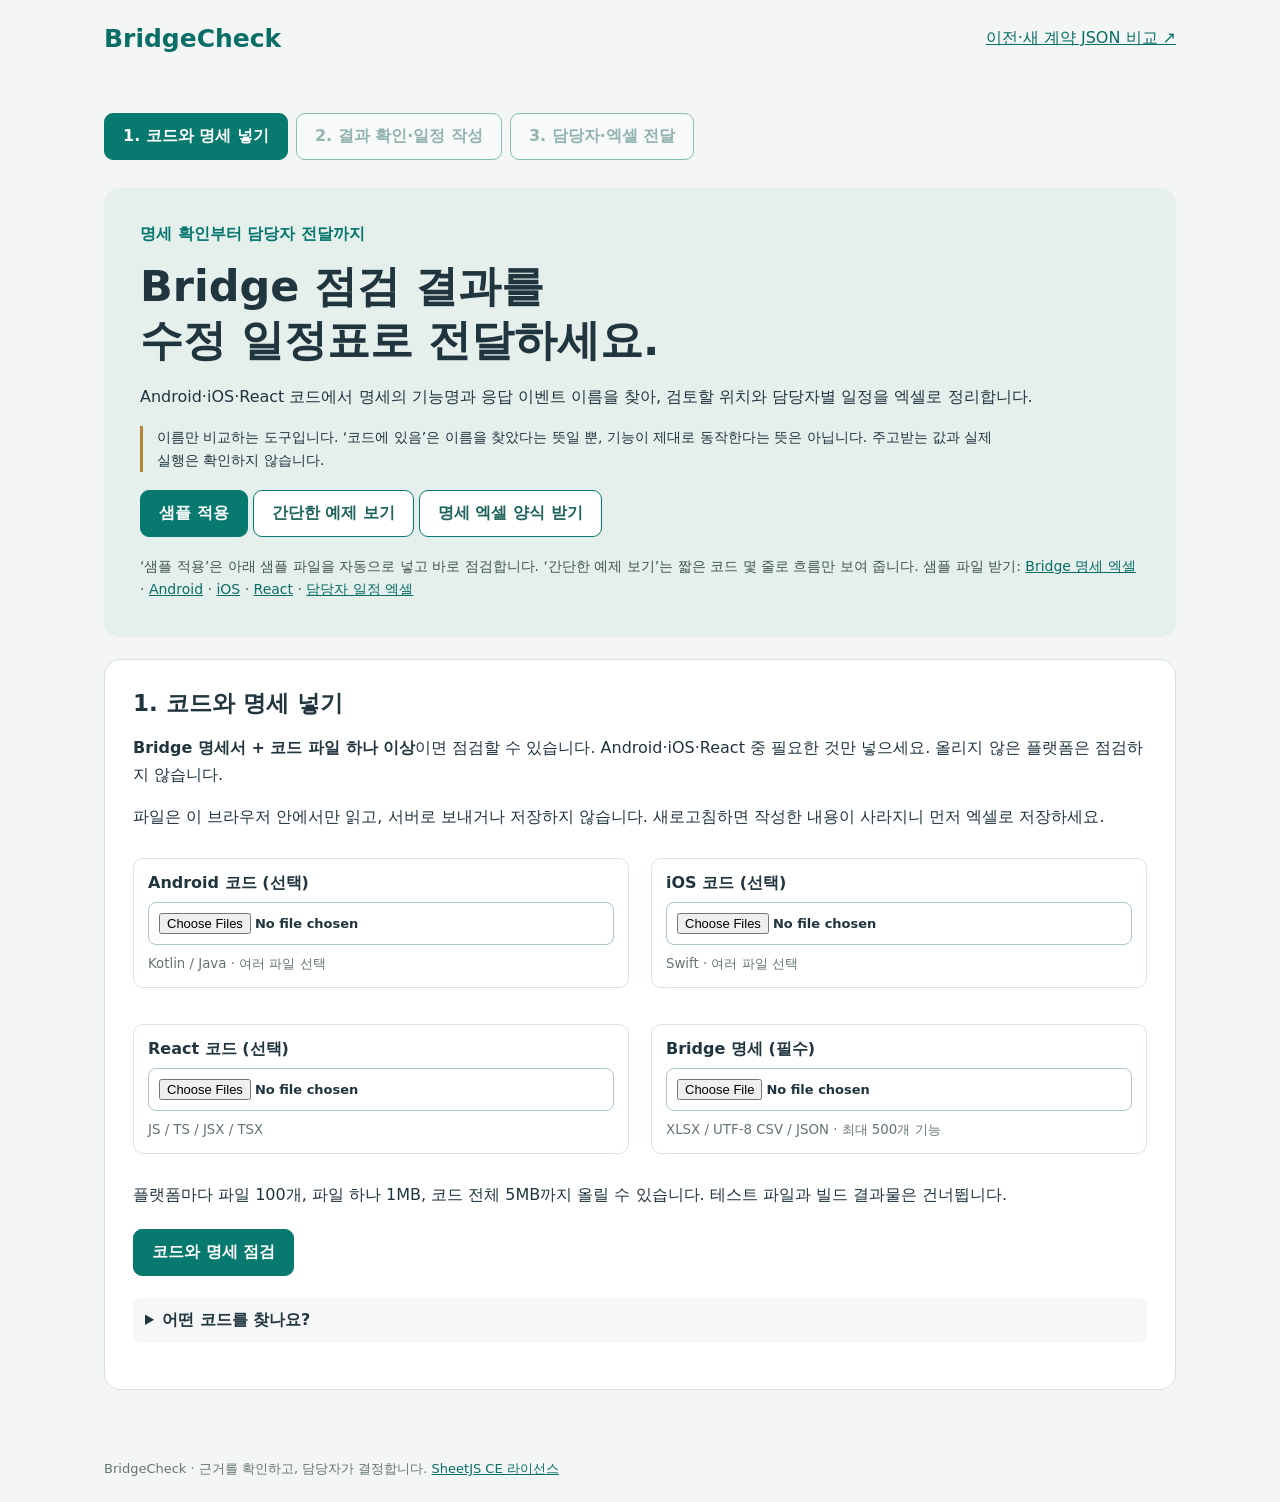
<file: index.html>
<!doctype html>
<html lang="ko"><head><meta charset="utf-8"><meta name="viewport" content="width=device-width,initial-scale=1"><title>BridgeCheck · 코드와 명세 점검</title><link rel="stylesheet" href="scripts/codecheck/style.css"><script defer src="scripts/codecheck/vendor/xlsx.full.min.js"></script><script defer src="scripts/codecheck/core.js"></script><script defer src="scripts/codecheck/app.js"></script></head>
<body><header><a class="brand" href="./">BridgeCheck</a><a href="contracts.html">이전·새 계약 JSON 비교 ↗</a></header><main>
<nav class="steps" aria-label="작업 단계"><button id="stepBtn1" class="step" aria-current="step">1. 코드와 명세 넣기</button><button id="stepBtn2" class="step" disabled>2. 결과 확인·일정 작성</button><button id="stepBtn3" class="step" disabled>3. 담당자·엑셀 전달</button></nav>
<p id="message" role="status" aria-live="polite"></p>
<div id="step1">
<section class="intro"><span class="eyebrow">명세 확인부터 담당자 전달까지</span><h1>Bridge 점검 결과를<br>수정 일정표로 전달하세요.</h1><p>Android·iOS·React 코드에서 명세의 기능명과 응답 이벤트 이름을 찾아, 검토할 위치와 담당자별 일정을 엑셀로 정리합니다.</p><p class="notice">이름만 비교하는 도구입니다. ‘코드에 있음’은 이름을 찾았다는 뜻일 뿐, 기능이 제대로 동작한다는 뜻은 아닙니다. 주고받는 값과 실제 실행은 확인하지 않습니다.</p><button id="sampleApply">샘플 적용</button> <button id="demo" class="secondary">간단한 예제 보기</button> <button id="template" class="secondary">명세 엑셀 양식 받기</button><p class="sample-links">‘샘플 적용’은 아래 샘플 파일을 자동으로 넣고 바로 점검합니다. ‘간단한 예제 보기’는 짧은 코드 몇 줄로 흐름만 보여 줍니다. 샘플 파일 받기: <a href="samples/demo/1_Bridge명세.xlsx" download>Bridge 명세 엑셀</a> · <a href="samples/demo/AndroidBridge.kt" download>Android</a> · <a href="samples/demo/IOSBridge.swift" download>iOS</a> · <a href="samples/demo/web.tsx" download>React</a> · <a href="samples/demo/2_담당자_일정_불러오기용.xlsx" download>담당자 일정 엑셀</a></p></section>
<section><h2 id="title1" class="step-title" tabindex="-1">1. 코드와 명세 넣기</h2><p><strong>Bridge 명세서 + 코드 파일 하나 이상</strong>이면 점검할 수 있습니다. Android·iOS·React 중 필요한 것만 넣으세요. 올리지 않은 플랫폼은 점검하지 않습니다.</p><p>파일은 이 브라우저 안에서만 읽고, 서버로 보내거나 저장하지 않습니다. 새로고침하면 작성한 내용이 사라지니 먼저 엑셀로 저장하세요.</p><div class="uploads">
<label>Android 코드 (선택)<input id="android" type="file" accept=".kt,.java" multiple><small>Kotlin / Java · 여러 파일 선택</small></label>
<label>iOS 코드 (선택)<input id="ios" type="file" accept=".swift" multiple><small>Swift · 여러 파일 선택</small></label>
<label>React 코드 (선택)<input id="react" type="file" accept=".js,.jsx,.ts,.tsx" multiple><small>JS / TS / JSX / TSX</small></label>
<label>Bridge 명세 (필수)<input id="spec" type="file" accept=".xlsx,.csv,.json"><small>XLSX / UTF-8 CSV / JSON · 최대 500개 기능</small></label></div>
<div id="specOptions" hidden><label>명세 시트<select id="specSheet"></select></label><label>기능명 열<select id="actionColumn"></select></label><label>응답 이벤트 열(선택)<select id="responseColumn"></select></label><p>고른 두 열의 이름만 비교합니다. 다른 열은 읽지 않습니다.</p></div>
<p id="inputStatus" role="status">플랫폼마다 파일 100개, 파일 하나 1MB, 코드 전체 5MB까지 올릴 수 있습니다. 테스트 파일과 빌드 결과물은 건너뜁니다.</p>
<button id="analyze">코드와 명세 점검</button><details><summary>어떤 코드를 찾나요?</summary><p>아래처럼 이름을 따옴표로 직접 쓴 코드에서 찾습니다.</p><ul><li><b>Android:</b> <code>@JavascriptInterface</code>가 붙은 함수, <code>action == "이름"</code> 비교, <code>when</code>·<code>switch</code> 분기, <code>emit("이벤트")</code></li><li><b>iOS:</b> <code>switch action</code>이나 <code>message.name</code>의 <code>case "이름"</code>, <code>sendEvent("이벤트")</code></li><li><b>React:</b> <code>callBridge("이름")</code>, <code>window.Android.이름()</code>, <code>postMessage({action:"이름"})</code>, <code>addEventListener("이벤트")</code></li></ul><p>찾지 못하는 경우도 있습니다. <code>"open"+"Camera"</code>처럼 이름을 조합하거나 변수에 담은 코드, Objective-C 코드는 확인하지 못합니다. 정규식이나 템플릿 문자열처럼 읽기 어려운 문법이 든 파일은 통째로 건너뛰고 ‘분석 못 함’으로 표시합니다. 이름을 찾아도 실제로 호출되는지는 사람이 확인해야 합니다.</p></details></section>
</div>
<section id="results" hidden><h2 id="title2" class="step-title" tabindex="-1">2. 결과 확인·일정 작성</h2><p id="counts"></p><details><summary>이번 점검에 쓴 파일과 건너뛴 파일</summary><pre id="coverage"></pre></details>
<label>담당자별 보기<select id="ownerFilter"><option value="all">전체 담당자</option></select></label><label>결과로 거르기<select id="filter"><option value="attention">확인 필요한 항목</option><option value="all">전체 항목</option><option value="found">코드에 있음(동작 미확인)</option></select></label><label>확인할 항목 고르기 <small>Android → iOS → React 순이며, 먼저 확인할 항목이 위에 있습니다.</small><select id="issuePicker"></select></label><article id="issue"></article>
<h3>이 항목의 담당자와 일정</h3><p>여기 입력한 내용은 엑셀에 함께 저장됩니다. 일정과 진행 상태는 사람이 적는 계획이며, 도구가 확인한 결과가 아닙니다. 목록에 없는 담당자는 담당자 칸 바로 아래에서 추가할 수 있습니다.</p><div class="schedule" id="schedule"></div>
<div class="step-actions"><button type="button" class="secondary" data-step="1">← 1. 입력으로</button><button type="button" data-step="3">다음: 3. 담당자·엑셀 전달 →</button></div>
</section>
<section id="step3" hidden><h2 id="title3" class="step-title" tabindex="-1">3. 담당자·엑셀 전달</h2>
<div class="owner-panel" id="ownerPanel"><h3>담당자 목록</h3><p>담당자별 건수를 확인하고 미리 추가해 둘 수 있습니다. 2단계에서도 항목을 보면서 바로 추가할 수 있습니다. 이름을 누르면 2단계에서 그 담당자 항목만 보여 줍니다.</p><div class="owner-add"><label>새 담당자 이름<input id="ownerName" maxlength="60" autocomplete="off" placeholder="예: 김안드"></label><button id="addOwner" class="secondary">담당자 추가</button></div><p id="ownerStatus" role="status"></p><ul id="ownerList" aria-label="담당자별 배정 건수"></ul><p class="notice" id="ownerNotice">저장 안내: 담당자 목록과 일정은 지금 이 탭에만 있습니다. 새로고침하거나 탭을 닫으면 사라지니 엑셀로 저장하세요. 엑셀에는 항목에 지정한 담당자만 들어가고, 목록에만 추가한 이름은 들어가지 않습니다. 저장한 엑셀을 다시 불러오면 담당자 목록도 다시 채워집니다.</p></div>
<h3>엑셀로 내려받기·불러오기</h3>
<div class="actions"><button id="download">엑셀 내려받기 (전체 항목)</button><label class="fileButton">작성한 일정 엑셀 불러오기<input id="importSchedule" type="file" accept=".xlsx"></label></div>
<div id="preview" hidden><h3>일정 반영 미리보기</h3><p id="previewText"></p><div id="previewRows"></div><label id="overwriteLabel" hidden><input id="overwrite" type="checkbox">화면의 일정과 다른 값이 있습니다. 엑셀 값으로 바꾸는 데 동의합니다.</label><button id="apply">엑셀 일정 반영</button> <button id="cancel" class="secondary">취소</button></div>
<h3>담당자별 공유폴더 저장</h3><p>PC의 Chrome이나 Edge에서만 됩니다. 공유폴더를 고르면 그 안에 담당자 이름으로 폴더를 만들고, 각자 맡은 항목만 담은 엑셀을 저장합니다. 다른 사람 화면에 자동으로 반영되지는 않습니다.</p><p id="folderSupport"></p><button id="chooseFolder" class="secondary">공유폴더 선택</button><p id="folderName">선택한 폴더 없음</p><pre id="folderPreview"></pre><button id="saveFolder" disabled>담당자별 폴더에 엑셀 저장</button><pre id="saveStatus" role="status"></pre>
<div class="step-actions"><button type="button" class="secondary" data-step="2">← 2. 결과 확인으로</button></div>
</section></main><footer>BridgeCheck · 근거를 확인하고, 담당자가 결정합니다. <a href="scripts/codecheck/vendor/LICENSE">SheetJS CE 라이선스</a></footer></body></html>
</file>
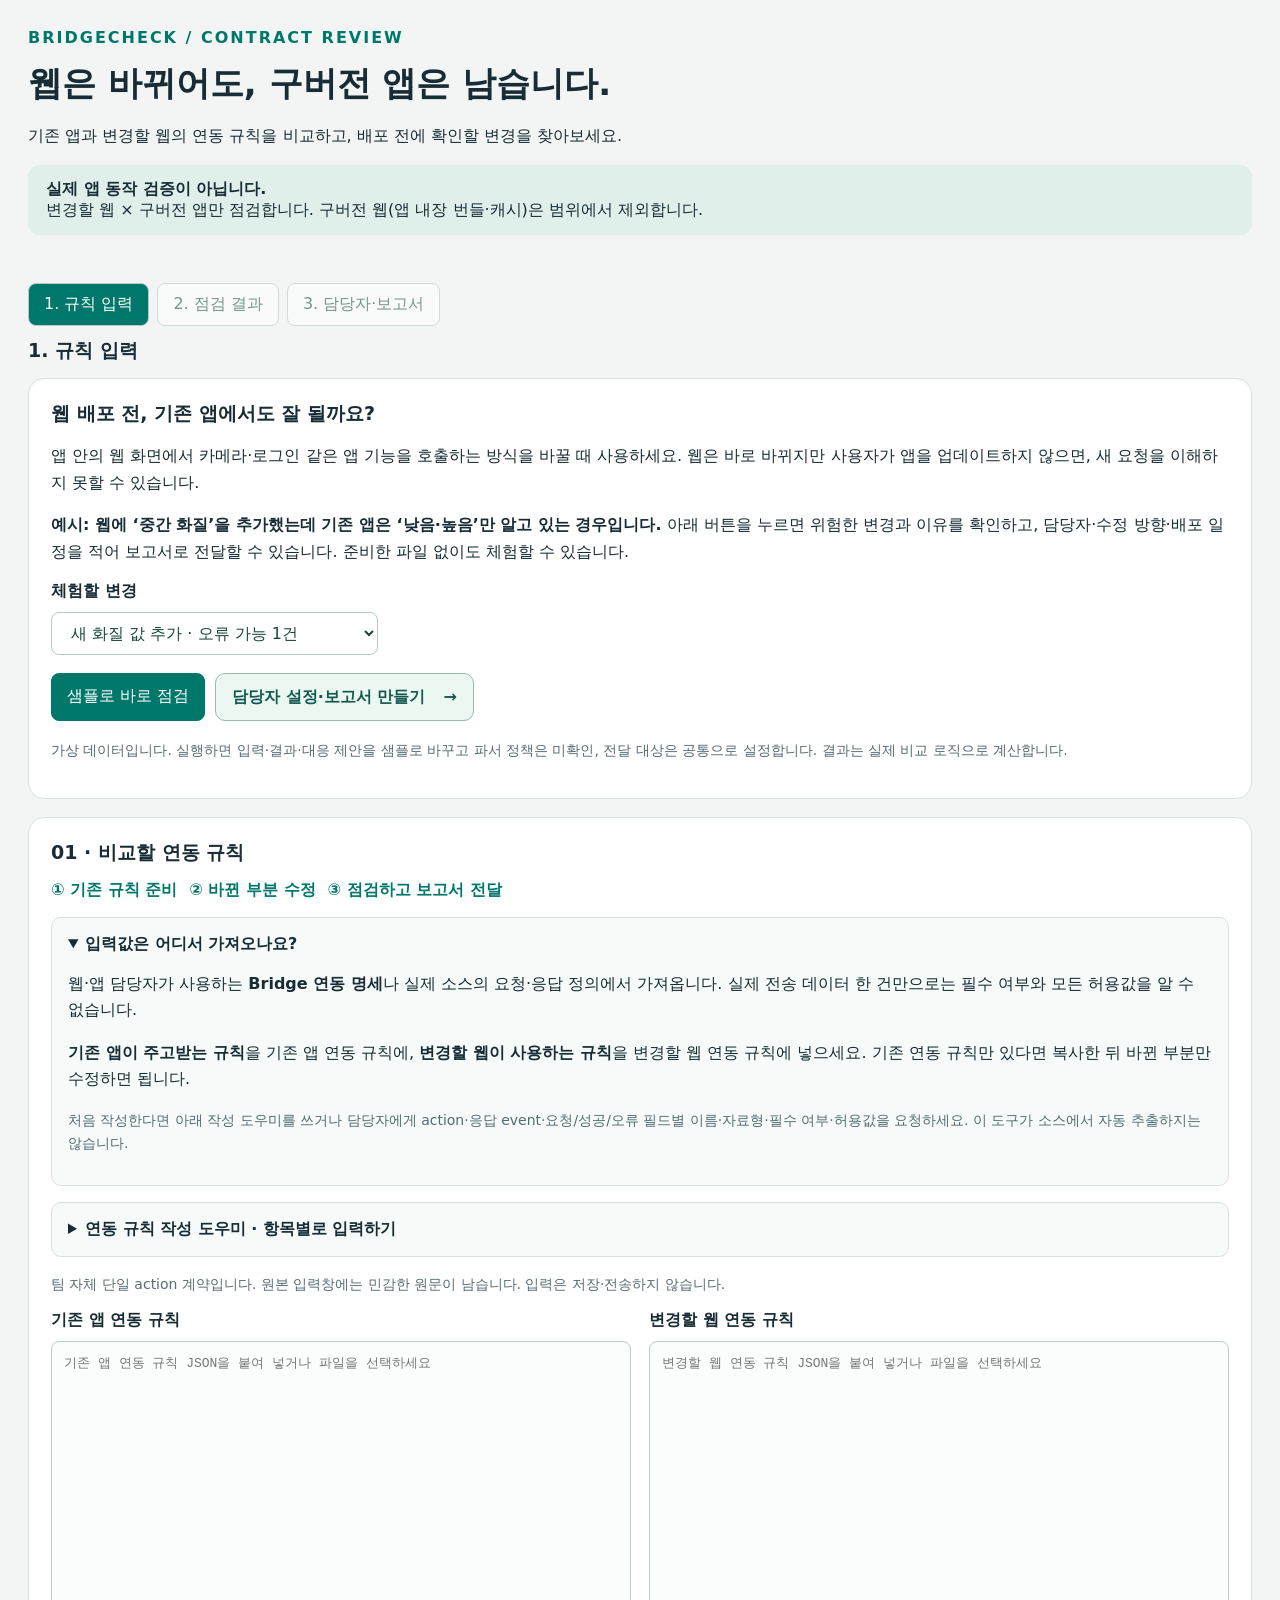
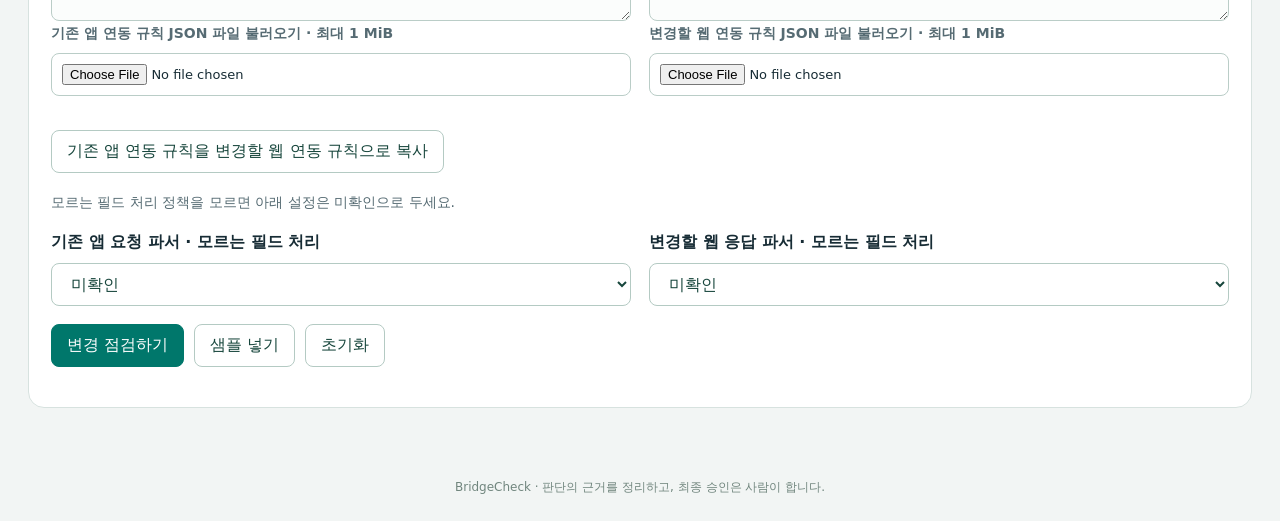
<file: contracts.html>
<!doctype html><html lang="ko"><meta charset="utf-8"><meta name="viewport" content="width=device-width,initial-scale=1"><title>BridgeCheck · 웹과 앱 사이, 변경을 확인하세요</title>
<style>
:root{font-family:system-ui,sans-serif;color:#172c35;background:#f2f5f4}*{box-sizing:border-box}body{margin:0}header,main{max-width:1280px;margin:auto;padding:28px}header{padding-bottom:8px}.brand{color:#00776b;font-weight:800;letter-spacing:2px}h1{font-size:34px;margin:14px 0}p{line-height:1.65}.muted{color:#566b73;font-size:14px}.notice{background:#e1efeb;padding:14px 18px;border-radius:12px}.grid{display:grid;grid-template-columns:minmax(0,1fr) minmax(0,1fr);gap:18px}.panel{background:white;border:1px solid #d7e2df;border-radius:16px;padding:22px;margin-bottom:18px}h2{font-size:19px;margin:0 0 14px}label{display:block;font-weight:650;margin-bottom:10px}textarea{width:100%;height:280px;resize:vertical;border:1px solid #bacdc7;border-radius:8px;padding:12px;font:13px/1.6 ui-monospace,monospace;background:#fbfdfc;color:#20342f}select,button{font:inherit;padding:10px 15px;border:1px solid #b4cac3;border-radius:8px;background:white;color:#17463c}button{cursor:pointer}button:hover{background:#edf4f1}button.primary{background:#00776b;color:white;border-color:#00776b}.actions{display:flex;gap:10px;flex-wrap:wrap;margin:18px 0}.policies{margin-top:18px}.policies select{width:100%}.summary{display:flex;gap:12px;flex-wrap:wrap}.badge{display:inline-block;padding:5px 9px;border-radius:6px;background:#e8efed;font-size:13px;font-weight:650}.오류{background:#ffe7e4;color:#a22d21}.오류가능{background:#fff0da;color:#8a5000}.확인필요{background:#e9edff;color:#394e9d}.계약상호환{background:#dff4e9;color:#256445}.table-wrap{overflow:auto}table{width:100%;border-collapse:collapse;font-size:14px}th,td{text-align:left;vertical-align:top;padding:14px 10px;border-bottom:1px solid #e2eae7;white-space:pre-wrap;overflow-wrap:anywhere;min-width:110px}th{color:#526c64;background:#f6f9f7}td.path{min-width:190px}#report{height:320px}#status{font-weight:600;color:#9e352b}details{padding:12px 0;border-bottom:1px solid #e2eae7}summary{cursor:pointer;font-weight:600}pre{white-space:pre-wrap;overflow-wrap:anywhere;background:#f4f7f6;padding:14px;border-radius:8px}.empty{padding:28px;text-align:center;color:#64796f}footer{text-align:center;padding:25px;color:#71867e;font-size:12px}@media(max-width:760px){.grid{grid-template-columns:1fr}header,main{padding:18px}h1{font-size:26px}.panel{padding:16px}}
.proposal{padding:16px 0;border-bottom:1px solid #d7e2df}.proposal select{margin:8px 0}.proposal p{font-size:14px;line-height:1.6}
input:not([type=checkbox]){width:100%;padding:10px;border:1px solid #bacdc7;border-radius:8px;font:inherit;min-width:0}input[type=file]{font-size:13px}button:disabled{opacity:.45;cursor:not-allowed}.steps{display:flex;flex-wrap:wrap;gap:12px;color:#00776b;font-weight:650}.helper{background:#f6faf8;border:1px solid #d7e2df;border-radius:10px;padding:16px;margin:16px 0}.field-row{display:grid;grid-template-columns:1.4fr 1fr .7fr 1.6fr auto;gap:10px;align-items:end;padding:12px 0;border-bottom:1px solid #d7e2df}.field-row label{font-size:13px;margin:0}.field-row select{width:100%}.field-row textarea{height:65px}.helper h3{font-size:16px}.helper input{margin-top:6px}#nextStep{line-height:1.7}.next-link{display:inline-block;padding:8px 0}button:focus-visible,input:focus-visible,textarea:focus-visible,select:focus-visible,summary:focus-visible{outline:3px solid #4085cf;outline-offset:3px}@media(max-width:760px){.field-row{grid-template-columns:1fr 1fr}.field-row label:nth-child(4){grid-column:1/-1}.steps{font-size:14px}}
.coordination textarea{height:80px}.coordination select{width:100%}.brief-item{padding:10px 0;border-bottom:1px solid #bacdc7;white-space:pre-wrap;overflow-wrap:anywhere}.proposal>details{margin:10px 0}.proposal label{overflow-wrap:anywhere}

a.jump-link{display:inline-flex;align-items:center;justify-content:space-between;gap:18px;min-height:46px;padding:11px 16px;border:1px solid #92bcb0;border-radius:10px;background:#edf7f2;color:#14594d;font-weight:700;text-decoration:none;line-height:1.5;max-width:100%;overflow-wrap:anywhere}a.jump-link:hover{background:#dceee7;border-color:#00776b}a:focus-visible{outline:3px solid #4085cf;outline-offset:3px}.schedule-panel{border:1px solid #d7e2df;border-radius:12px;padding:18px;margin:20px 0}.calendar-toolbar{margin-top:14px;display:flex;align-items:end;flex-wrap:wrap;gap:8px}.calendar-toolbar label{margin:0}.calendar-toolbar input{display:block}.calendar-toolbar button{min-height:44px}.calendar{table-layout:fixed;width:100%;margin:16px 0}.calendar caption{text-align:left;font-weight:700;padding:10px 0}.calendar th,.calendar td{min-width:0;padding:4px;text-align:center;white-space:normal}.calendar td{height:64px}.calendar button{display:flex;flex-direction:column;align-items:center;gap:4px;width:100%;min-height:56px;border:0;padding:4px;font-size:13px;background:#f0f7f4}.calendar .picked{outline:2px solid #00776b;outline-offset:-2px;background:#d6eee5}.calendar small{font-size:11px;color:#00776b}.schedule-event{border:1px solid #d7e2df;border-left:4px solid #00776b;border-radius:8px;padding:12px;margin:8px 0;overflow-wrap:anywhere}.schedule-event p{margin:6px 0}.stage-dev{border-left-color:#336ab1}.stage-qa{border-left-color:#967219}.stage-prod{border-left-color:#00776b}.schedule-warning{background:#fff0da;padding:12px;border-radius:8px;overflow-wrap:anywhere}.owner-panel{background:#f5faf8;border:1px solid #bfd6cd;border-radius:12px;padding:18px;margin:20px 0}.owner-panel .grid{grid-template-columns:repeat(3,minmax(0,1fr))}@media(max-width:760px){.owner-panel .grid{grid-template-columns:1fr}.calendar th,.calendar td{font-size:12px;padding:2px}.schedule-panel{padding:10px}.calendar-toolbar label{flex:1;min-width:140px}}
.brief-metrics{display:grid;grid-template-columns:repeat(3,minmax(0,1fr));gap:10px;margin:16px 0}.brief-metrics>div{background:#fff;border-radius:10px;padding:12px}.brief-metrics span{display:block;font-size:13px;color:#526c64}.brief-metrics strong{display:block;font-size:27px;margin-top:5px}.brief-toplist{padding:0;list-style:none}.brief-toplist li{display:flex;align-items:center;flex-wrap:wrap;gap:8px;padding:10px 0;border-bottom:1px solid #bfd6cd;overflow-wrap:anywhere}.brief-toplist strong{font-size:14px}.brief-toplist li>span:last-child{font-size:13px;color:#526c64}#reportBrief h3{margin:4px 0}
dialog{width:min(760px,calc(100vw - 32px));max-height:85vh;overflow:auto;border:1px solid #b4cac3;border-radius:16px;padding:24px;color:#172c35}dialog::backdrop{background:#102d2866}.picker-row{display:flex;align-items:center;gap:12px;padding:14px 10px;margin:0;border-bottom:1px solid #d7e2df;cursor:pointer;overflow-wrap:anywhere}.picker-row input{width:20px;height:20px;flex:0 0 auto}#pickerRows{max-height:22vh;overflow:auto;border:1px solid #d7e2df;border-radius:8px}#pickerFooter{position:sticky;bottom:0;background:white;padding:8px 0;border-top:1px solid #d7e2df}#pickerFooter .actions{margin:8px 0 0}#pickerFooter p{margin:4px 0;font-size:13px}#pickerStatus{color:#9e352b}#pickerCount{font-weight:700}dialog select{width:100%}@media(max-width:760px){dialog{padding:16px}}
[hidden]{display:none!important}.screen-nav{display:flex;flex-wrap:wrap;gap:8px;position:sticky;top:0;background:#f2f5f4;padding:12px 0;z-index:2}.screen-nav button[aria-current="step"]{background:#00776b;color:white}.screen-nav button:disabled{opacity:.55;cursor:default}.screen-title,#riskPicker{scroll-margin-top:130px}.screen-title:focus{outline:none}</style>
<header><div class="brand">BRIDGECHECK / CONTRACT REVIEW</div><h1>웹은 바뀌어도, 구버전 앱은 남습니다.</h1><p>기존 앱과 변경할 웹의 연동 규칙을 비교하고, 배포 전에 확인할 변경을 찾아보세요.</p><div class="notice"><strong>실제 앱 동작 검증이 아닙니다.</strong><br>변경할 웹 × 구버전 앱만 점검합니다. 구버전 웹(앱 내장 번들·캐시)은 범위에서 제외합니다.</div></header>
<main><nav class="screen-nav" aria-label="작업 단계"><button id="navInput" aria-controls="screenInput" aria-current="step">1. 규칙 입력</button><button id="navResult" aria-controls="screenResult" disabled>2. 점검 결과</button><button id="navReport" aria-controls="screenReport" disabled>3. 담당자·보고서</button></nav><div id="screenInput"><h2 id="titleInput" class="screen-title" tabindex="-1">1. 규칙 입력</h2><section class="panel"><h2>웹 배포 전, 기존 앱에서도 잘 될까요?</h2><p>앱 안의 웹 화면에서 카메라·로그인 같은 앱 기능을 호출하는 방식을 바꿀 때 사용하세요. 웹은 바로 바뀌지만 사용자가 앱을 업데이트하지 않으면, 새 요청을 이해하지 못할 수 있습니다.</p><p><strong>예시: 웹에 ‘중간 화질’을 추가했는데 기존 앱은 ‘낮음·높음’만 알고 있는 경우입니다.</strong> 아래 버튼을 누르면 위험한 변경과 이유를 확인하고, 담당자·수정 방향·배포 일정을 적어 보고서로 전달할 수 있습니다. 준비한 파일 없이도 체험할 수 있습니다.</p><label for="demoCase">체험할 변경</label><select id="demoCase"><option value="enum">새 화질 값 추가 · 오류 가능 1건</option><option value="compatible">선택 응답 필드 추가 · 계약상 호환 1건</option><option value="full">전체 샘플 · 7개 변경 / 결과 8행</option></select><div class="actions"><button class="primary" id="demo">샘플로 바로 점검</button><a class="jump-link" id="demoReportLink" href="#reportTarget">담당자 설정·보고서 만들기 <span aria-hidden="true">→</span></a></div><p class="muted">가상 데이터입니다. 실행하면 입력·결과·대응 제안을 샘플로 바꾸고 파서 정책은 미확인, 전달 대상은 공통으로 설정합니다. 결과는 실제 비교 로직으로 계산합니다.</p></section><section class="panel"><h2>01 · 비교할 연동 규칙</h2><div class="steps"><span>① 기존 규칙 준비</span><span>② 바뀐 부분 수정</span><span>③ 점검하고 보고서 전달</span></div>
<details class="helper" open><summary>입력값은 어디서 가져오나요?</summary><p>웹·앱 담당자가 사용하는 <strong>Bridge 연동 명세</strong>나 실제 소스의 요청·응답 정의에서 가져옵니다. 실제 전송 데이터 한 건만으로는 필수 여부와 모든 허용값을 알 수 없습니다.</p><p><strong>기존 앱이 주고받는 규칙</strong>을 기존 앱 연동 규칙에, <strong>변경할 웹이 사용하는 규칙</strong>을 변경할 웹 연동 규칙에 넣으세요. 기존 연동 규칙만 있다면 복사한 뒤 바뀐 부분만 수정하면 됩니다.</p><p class="muted">처음 작성한다면 아래 작성 도우미를 쓰거나 담당자에게 action·응답 event·요청/성공/오류 필드별 이름·자료형·필수 여부·허용값을 요청하세요. 이 도구가 소스에서 자동 추출하지는 않습니다.</p></details>
<details class="helper" id="builder"><summary>연동 규칙 작성 도우미 · 항목별로 입력하기</summary><p>필드 이름과 자료형을 선택하면 연동 규칙 JSON을 만듭니다. <strong>입력창에 반영</strong>을 눌러야 비교 대상이 바뀝니다. 도우미에도 원문이 표시되며 페이지를 닫으면 사라집니다.</p><label for="builderTarget">작성할 연동 규칙</label><select id="builderTarget"><option value="old">기존 앱 연동 규칙</option><option value="new">변경할 웹 연동 규칙</option></select><div class="actions"><button id="builderLoad">선택한 입력창에서 불러오기</button><button id="builderBlank">빈 초안으로 시작</button></div>
<div class="grid"><label for="builderVersion">규칙 식별자 (앱 버전 아님)<input id="builderVersion" placeholder="예: 1.0" autocomplete="off"></label><label for="builderAction">요청 이름 (action)<input id="builderAction" placeholder="예: openCamera" autocomplete="off"></label></div><label for="builderEvent">응답 이름 (responseEvent)<input id="builderEvent" placeholder="예: cameraResult" autocomplete="off"></label><p class="muted">string=문자, number=숫자, boolean=참/거짓, object=객체, array=배열. 허용값(enum)은 선택 사항입니다. 정해진 값만 허용할 때 JSON 배열로 입력하세요: ["low","high"], [0,1], [true,false]. 빈칸은 허용값 제한 없음입니다. object/array 내부 구조는 점검하지 않습니다.</p><div id="builderFields"></div><p class="muted">각 영역에 필드가 없으면 빈 배열(제약 없음)로 반영합니다. 실제 명세와 일치하는지 확인하세요.</p><button id="builderApply" class="primary">선택한 입력창에 반영</button><p id="builderStatus" role="status">아직 비교 입력에 반영되지 않은 초안입니다.</p></details><p class="muted">팀 자체 단일 action 계약입니다. 원본 입력창에는 민감한 원문이 남습니다. 입력은 저장·전송하지 않습니다.</p><div class="grid"><div><label for="old">기존 앱 연동 규칙</label><textarea id="old" spellcheck="false" placeholder="기존 앱 연동 규칙 JSON을 붙여 넣거나 파일을 선택하세요"></textarea><label for="oldFile" class="muted">기존 앱 연동 규칙 JSON 파일 불러오기 · 최대 1 MiB</label><input type="file" id="oldFile" accept=".json,application/json"><p id="oldFileStatus" role="status"></p></div><div><label for="new">변경할 웹 연동 규칙</label><textarea id="new" spellcheck="false" placeholder="변경할 웹 연동 규칙 JSON을 붙여 넣거나 파일을 선택하세요"></textarea><label for="newFile" class="muted">변경할 웹 연동 규칙 JSON 파일 불러오기 · 최대 1 MiB</label><input type="file" id="newFile" accept=".json,application/json"><p id="newFileStatus" role="status"></p></div></div><div class="actions"><button id="copyOld">기존 앱 연동 규칙을 변경할 웹 연동 규칙으로 복사</button></div><p class="muted">모르는 필드 처리 정책을 모르면 아래 설정은 미확인으로 두세요.</p><div class="grid policies"><div><label for="requestPolicy">기존 앱 요청 파서 · 모르는 필드 처리</label><select id="requestPolicy"><option value="unknown">미확인</option><option value="ignore">무시</option><option value="reject">거부</option></select></div><div><label for="responsePolicy">변경할 웹 응답 파서 · 모르는 필드 처리</label><select id="responsePolicy"><option value="unknown">미확인</option><option value="ignore">무시</option><option value="reject">거부</option></select></div></div><div class="actions"><button class="primary" id="compare">변경 점검하기</button><button id="sample">샘플 넣기</button><button id="reset">초기화</button></div><p id="status" role="status" aria-live="polite"></p></section>
</div><div id="screenResult" hidden><h2 id="titleResult" class="screen-title" tabindex="-1">2. 점검 결과</h2><section class="panel"><h2>변경과 방향별 영향</h2><p id="nextStep" role="status">두 연동 규칙을 준비하고 변경 점검하기를 눌러주세요.</p><a class="jump-link" id="resultReportLink" href="#reportTarget">결과를 담당자에게 전달하기 <span aria-hidden="true">↓</span></a><div id="summary" class="summary"></div><div id="results" class="table-wrap"><p class="empty">연동 규칙을 입력하거나 샘플을 넣고 점검해 보세요.</p></div></section>
<section class="panel"><h2>03 · 재검수와 테스트 예시</h2><p>기존 앱의 미지 키·enum 처리, 변경할 웹의 누락 필드·자료형·구 event 수신 처리, 실제 구현과 계약의 일치 여부를 확인하세요. 변경 유예, 기존 형식 유지, 구형 응답 수용, 최소 앱 버전 게이팅을 검토할 수 있습니다. 필요한 최소 앱 버전은 사람이 결정합니다.</p><p class="muted">생성 예시는 실행 결과가 아닙니다. 민감 키의 값은 마스킹합니다. 모든 개인정보를 탐지하지는 않으므로 공유 전 검토하세요.</p><div id="examples"></div></section>
</div><div id="screenReport" hidden><h2 id="titleReport" class="screen-title" tabindex="-1">3. 담당자·보고서</h2><section class="panel"><h2>공유할 점검 보고서</h2><label for="reportTarget">보고서 전달 대상</label><select id="reportTarget"><option value="common">공통</option><option value="android">Android</option><option value="ios">iPhone (iOS)</option></select><p class="muted">전달 대상 선택이며 OS별 판정이 아닙니다. 플랫폼별 계약·파서가 다르면 각각 입력해 재점검하세요.</p><h3>담당자에게 전달할 대응 제안</h3><p class="muted">오류·오류 가능·확인 필요 항목에만 제안을 선택합니다. 선택은 승인이나 수정 완료를 뜻하지 않습니다. 앱 변경은 업데이트를 설치한 앱에만 적용됩니다.</p><div id="reportBrief" class="notice"><p>점검하면 여기에 핵심 내용이 표시됩니다.</p></div><p class="muted">담당자·일정·규격 메모는 직접 입력해 보고서로 공유합니다. 자동 수신·알림·공동편집은 지원하지 않습니다. 같은 요청의 같은 변경 항목을 다시 점검하면 메모를 이어받고 재확인 표시를 붙입니다. 초기화·샘플 전환·페이지 종료 시에는 지워지므로 먼저 다운로드하세요. 자유 입력은 자동 마스킹하지 않습니다. 비밀값을 넣지 말고 공유 전 확인하세요.</p><div id="ownerForm"></div><section class="schedule-panel" id="schedulePanel" hidden><h3>앱 배포 일정</h3><p class="muted">개발 환경 → 품질(QA) 환경 → 운영 환경에 반영할 예정일입니다. 담당자에게 확인한 날짜를 아래 항목별로 입력하세요. 자동 수신·알림은 제공하지 않습니다. 보고서는 선택한 플랫폼의 모든 달 일정을 포함합니다.</p><a class="jump-link" href="#riskPicker">항목별 일정 입력 <span aria-hidden="true">↓</span></a><div class="calendar-toolbar"><button id="previousMonth" aria-label="이전 달">←</button><label for="calendarMonth">조회할 월<input id="calendarMonth" type="month" min="1000-01" max="9999-12"></label><button id="nextMonth" aria-label="다음 달">→</button><button id="firstSchedule">첫 일정으로 이동</button><button id="wholeMonth">월 전체 보기</button></div><p id="scheduleStatus" role="status"></p><div id="scheduleCalendar"></div><div id="scheduleWarnings" role="status"></div><div id="scheduleList"></div></section><div id="specForm"></div><div id="riskPicker" hidden><label for="riskSelect">수정할 오류 항목 선택</label><select id="riskSelect" style="width:100%;min-width:0"></select><p class="muted">선택한 항목의 대응·담당자·일정만 표시합니다. 보고서에는 전체 항목이 포함됩니다.</p></div><div id="proposals"></div><div class="actions"><button id="copy" disabled>보고서 복사</button><button id="download" disabled>Markdown 다운로드 (.md)</button></div><details><summary>전체 보고서 원문 보기</summary><label for="report" class="muted">요약 → 담당자·일정 → 대응 → 상세 근거 순서입니다. 직접 선택해 복사할 수도 있습니다.</label><textarea id="report" readonly></textarea></details><p id="copyStatus" role="status"></p></section></div></main><dialog id="ownerPicker" aria-labelledby="ownerPickerTitle"><h2 id="ownerPickerTitle">선택한 항목에 담당자 지정</h2><p class="muted">항목을 고르고 담당자를 입력한 뒤 적용하세요. 입력한 플랫폼만 변경하며, 취소하면 저장하지 않습니다.</p><div class="grid"><label for="pickerAndroid">선택 항목의 Android 담당자<input id="pickerAndroid" maxlength="120" autocomplete="off"></label><label for="pickerIos">선택 항목의 iOS 담당자<input id="pickerIos" maxlength="120" autocomplete="off"></label></div><label for="pickerMode">기존 담당자 처리</label><select id="pickerMode"><option value="empty">빈 담당자만 채우기</option><option value="all">개별 입력한 담당자도 변경</option></select><div class="actions"><button id="pickerAll">모든 항목 선택</button><button id="pickerNone">선택 모두 해제</button></div><p id="pickerCount" role="status"></p><div id="pickerRows"></div><div id="pickerFooter"><p id="pickerStatus" role="status"></p><div class="actions"><button id="pickerApply" class="primary">선택한 항목에 적용</button><button id="pickerCancel">취소</button></div></div></dialog><footer>BridgeCheck · 판단의 근거를 정리하고, 최종 승인은 사람이 합니다.</footer>
<script>
'use strict';
// 모든 입력값은 텍스트로만 출력합니다. 파싱·비교·예시·화면 출력을 분리합니다.
const $=id=>document.getElementById(id), own=(o,k)=>Object.prototype.hasOwnProperty.call(o,k), obj=v=>v!==null&&typeof v==='object'&&!Array.isArray(v), sensitive=s=>/password|token|authorization|secret|apikey/i.test(s), short=s=>{const a=Array.from(String(s));return a.length>100?a.slice(0,100).join('')+'… [생략]':a.join('')}, show=(v,key='')=>sensitive(key)?'[MASKED]':Array.isArray(v)?`array (${v.length}개)`:obj(v)?`object (${Object.keys(v).length}개)`:short(v), groups=['requestFields','successFields','errorFields'], directions={requestFields:'요청 · 변경할 웹 → 기존 앱',successFields:'성공 응답 · 기존 앱 → 변경할 웹',errorFields:'오류 응답 · 기존 앱 → 변경할 웹'}, policyNames={unknown:'미확인',ignore:'무시',reject:'거부'};
class InputError extends Error {}
function parse(text,label){const fail=m=>{throw new InputError(label+': '+m)};if(new TextEncoder().encode(text).length>1048576)fail('입력은 UTF-8 1 MiB 이하여야 합니다.');let c;try{c=JSON.parse(text.replace(/^\uFEFF/,'').trim())}catch{fail('올바른 JSON을 입력하세요.')}if(!obj(c))fail('최상위는 object여야 합니다.');for(const k of ['contractVersion','action','responseEvent'])if(!own(c,k)||typeof c[k]!=='string'||!c[k].trim())fail(k+'는 비공백 문자열이어야 합니다.');for(const g of groups){if(!own(c,g)||!Array.isArray(c[g]))fail(g+' 배열이 필요합니다.');const seen=new Set;for(const [i,f] of c[g].entries()){const loc=g+'['+i+']';if(!obj(f))fail(loc+' 규칙은 object여야 합니다.');for(const k of Object.keys(f))if(!['name','type','required','enum'].includes(k))fail(loc+' 미지원 속성: '+short(k));if(!own(f,'name')||typeof f.name!=='string'||!f.name.trim()||/[.\[\]]/.test(f.name)||['__proto__','prototype','constructor'].includes(f.name))fail(loc+'에 지원하는 필드명이 필요합니다.');if(seen.has(f.name))fail(loc+' 필드명이 중복됩니다.');seen.add(f.name);if(!own(f,'type')||!['string','number','boolean','object','array'].includes(f.type))fail(loc+' 자료형이 잘못되었습니다.');if(own(f,'required')&&typeof f.required!=='boolean')fail(loc+' required는 boolean이어야 합니다.');if(own(f,'enum')&&(!['string','number','boolean'].includes(f.type)||!Array.isArray(f.enum)||!f.enum.length||f.enum.some(v=>typeof v!==f.type||(typeof v==='number'&&!Number.isFinite(v)))))fail(loc+' enum은 같은 자료형의 비어 있지 않은 배열이어야 합니다.');}}return c;}
function rule(f){if(!f)return '없음';return f.type+' / '+(f.required?'필수':'선택')+(own(f,'enum')?' / enum '+(sensitive(f.name)?'[MASKED]':f.enum.map(v=>show(v)).join(', ')):'');}
function compare(a,b,policies){const rows=[];function add(g,name,kind,before,after,status,reason,oldField,newField){rows.push({g,name,kind,before,after,status,reason,oldField,newField});}for(const [key,g] of [['action','requestFields'],['responseEvent','successFields']])if(a[key]!==b[key]){for(const gg of key==='responseEvent'?['successFields','errorFields']:[g])add(gg,key,'식별자 변경',show(a[key]),show(b[key]),'오류','송신·수신 계약의 식별자가 일치하지 않습니다. 실제 호환 처리는 사람이 확인하세요.');}if(a.contractVersion!==b.contractVersion)add('metadata','contractVersion','메타데이터 변경',show(a.contractVersion),show(b.contractVersion),'정보','계약 버전 문자열은 앱 버전이나 호환성 근거가 아닙니다.');for(const g of groups){const request=g==='requestFields',p=policies[request?'request':'response'],unknown=()=>[p==='ignore'?'계약상 호환':p==='reject'?'오류':'확인 필요','수신 파서 미지 키 정책: '+policyNames[p]+' (해당 필드가 전송되는 경우)'];const am=new Map(a[g].map(f=>[f.name,f])),bm=new Map(b[g].map(f=>[f.name,f]));for(const name of new Set([...am.keys(),...bm.keys()])){const o=am.get(name),n=bm.get(name);const emit=(kind,status,reason)=>add(g,name,kind,rule(o),rule(n),status,reason,o,n);if(!o){const [s,r]=request?unknown():[n.required?'오류':'계약상 호환',n.required?'기존 앱은 새 필수 응답 필드를 보장하지 않습니다.':'새 필드는 선택이므로 생략을 허용합니다.'];emit('필드 추가',s,r);continue;}if(!n){const [s,r]=request?[o.required?'오류':'계약상 호환',o.required?'기존 앱이 요구하는 필수 요청 필드가 사라집니다.':'기존 앱의 선택 요청 필드는 생략 가능합니다.']:unknown();emit('필드 삭제',s,r);continue;}if(!!o.required!==!!n.required)emit(n.required?'선택 → 필수':'필수 → 선택',request?(n.required?'계약상 호환':'오류 가능'):(n.required?'오류':'계약상 호환'),request?(n.required?'변경할 웹이 필드를 제공하는 방향입니다.':'변경할 웹은 기존 앱이 요구하는 필드를 생략할 수 있습니다.'):(n.required?'기존 앱은 변경할 웹이 요구하는 필드를 생략할 수 있습니다.':'변경할 웹이 필드 생략을 허용합니다.'));if(o.type!==n.type){emit('자료형 변경','오류','송신 자료형과 수신 기대 자료형이 다릅니다. 실제 크래시를 확정하지 않습니다.');continue;}const oe=own(o,'enum'),ne=own(n,'enum');const expands=oe&&(!ne||n.enum.some(v=>!o.enum.includes(v))),shrinks=ne&&(!oe||o.enum.some(v=>!n.enum.includes(v)));if(expands)emit('허용 범위 확대',request?'오류 가능':'계약상 호환',request?'변경할 웹이 기존 앱 허용 범위 밖의 값을 보낼 수 있습니다.':'변경할 웹이 기존 앱의 기존 값 범위를 수용합니다.');if(shrinks)emit('허용 범위 축소',request?'계약상 호환':'오류 가능',request?'변경할 웹이 보내는 값 범위가 좁아집니다.':'기존 앱이 변경할 웹의 허용 범위 밖 값을 보낼 수 있습니다.');}}return rows;}
function witness(r,a,b){const f=r.g==='requestFields'?r.newField:r.oldField;let v=f?(own(f,'enum')?f.enum.find(x=>!(f.required&&f.type==='string'&&x==='')):({string:'example',number:0,boolean:false,object:{},array:[]})[f.type]):undefined;const receiver=r.g==='requestFields'?r.oldField:r.newField;if(r.kind.startsWith('허용 범위')&&f&&receiver&&own(f,'enum')&&own(receiver,'enum')){const outside=f.enum.find(x=>!receiver.enum.includes(x)&&!(f.required&&f.type==='string'&&x===''));if(outside!==undefined)v=outside;}const omitted=(r.kind==='필수 → 선택'&&r.g==='requestFields')||(r.kind==='선택 → 필수'&&r.g!=='requestFields')||(r.kind==='필드 추가'&&r.g!=='requestFields')||(r.kind==='필드 삭제'&&r.g==='requestFields');let payload=omitted?'해당 필드 생략':v===undefined?'값 예시를 만들 수 없음 — 유효한 송신값을 사람이 선정':short(r.name)+' = '+show(v,r.name);if(r.kind.startsWith('식별자'))payload=(r.g==='requestFields'?'action = '+show(b.action):'event = '+show(a.responseEvent));if(r.kind==='허용 범위 확대'&&r.g==='requestFields'&&f&&!own(f,'enum'))payload=short(r.name)+' = '+(sensitive(r.name)?'[MASKED]':'구 enum 밖의 같은 자료형 값 선택 (사람 확인)');if(r.kind==='허용 범위 축소'&&r.g!=='requestFields'&&f&&!own(f,'enum'))payload=short(r.name)+' = '+(sensitive(r.name)?'[MASKED]':'신 enum 밖의 같은 자료형 값 선택 (사람 확인)');return '변경을 분리해 확인할 부분 예시: '+payload+'\n기대 판정: '+r.status+' — '+r.reason+'\n실제 송신값·파서 처리·화면 동작은 기기에서 별도 확인하세요. 다른 필수 필드는 계약에 맞게 채우세요.';}
function el(tag,text,cls){const e=document.createElement(tag);if(text!==undefined)e.textContent=text;if(cls)e.className=cls;return e;}
const targetNames = {common:'공통',android:'Android',ios:'iPhone (iOS)'};
const proposalNames = {pending:'미정 · 담당자 검토',app:'앱 변경 검토',web:'웹 호환 처리 검토',defer:'변경 유예'};
const targetNotice = '전달 대상 선택이며 OS별 판정이 아닙니다. 플랫폼별 계약·파서가 다르면 각각 입력해 재점검하세요.';
const appNotice = '앱 변경은 업데이트를 설치한 앱에만 적용됩니다. 이미 설치된 기존 앱에는 적용되지 않으므로 웹 호환 처리·변경 유예·지원 범위 제한을 별도로 검토하세요.';
let reportContext = null, memoCache = null;
const memoKey=r=>JSON.stringify([r.g,r.name,r.kind]);
function rememberMemos(){if(reportContext)memoCache=reportContext;}
function restoreMemos(context){
 if(!memoCache||memoCache.scope!==context.scope)return;
 context.spec={...memoCache.spec};context.owners={...memoCache.owners};
 const previous=new Map(memoCache.rows.map((r,i)=>[memoKey(r),memoCache.coordination[i]]));
 context.rows.forEach((r,i)=>{if(riskRow(r)&&previous.has(memoKey(r)))context.coordination[i]={...previous.get(memoKey(r))};});
 context.inherited=Object.values(context.spec).some(Boolean)||Object.values(context.coordination).some(d=>Object.values(d).some(Boolean));
}
function discardMemos(){if((reportContext||memoCache)&&!confirm('샘플 전환·초기화 시 담당자·일정·규격 메모도 지워집니다. 계속하시겠습니까?'))return false;clear();memoCache=null;$('calendarMonth').value=seoulMonth();return true;}
function targetKey(){return own(targetNames,$('reportTarget').value)?$('reportTarget').value:'common';}
function riskRow(r){return ['오류','오류 가능','확인 필요'].includes(r.status);}
function rowPath(r){return r.kind==='식별자 변경'?short(r.name):r.g+'.'+short(r.name);}
function guidance(r){
  const request=r.g==='requestFields';
  if(r.kind==='식별자 변경')return request?
    ['새 action을 인식하는 요청 분기와 기존 action 유지 여부를 검토합니다.','기존 앱에는 기존 action을 전송하는 분기를 검토합니다.']:
    ['새 응답 event 송신과 기존 event 지원 범위를 검토합니다.','기존 앱의 기존 event를 수신하는 처리를 검토합니다. 중복 응답 처리도 확인합니다.'];
  if(r.kind==='자료형 변경')return request?
    ['새 요청 자료형을 해석하는 수신 모델과 검증 로직을 검토합니다.','기존 앱에는 기존 자료형으로 전송할 수 있는지 검토합니다. 무조건 형변환하지 말고 값의 의미와 손실을 확인합니다.']:
    ['새 응답 자료형을 생성하는 모델과 직렬화 로직을 검토합니다.','기존 앱의 기존 응답 자료형도 수용할 수 있는지 검토합니다. 무조건 형변환하지 말고 값의 의미와 손실을 확인합니다.'];
  if(r.kind==='필드 추가')return request?
    ['추가 요청 필드의 수신·활용 여부와 미지 키 정책을 확인합니다. 확인 필요는 앱 수정 확정이 아닙니다.','기존 앱 파서가 거부하거나 정책을 모르면 해당 필드 전송 유예 또는 지원 확인 후 전송을 검토합니다.']:
    ['새 필수 응답 필드를 생성하여 송신할 수 있는지 검토합니다.','기존 앱의 응답에는 필드가 없을 수 있습니다. 누락 수용·기능 제한·변경 유예 중 업무 의미에 맞는 방안을 검토합니다.'];
  if(r.kind==='필드 삭제')return request?
    ['기존 필수 요청 필드 없이 처리할 수 있는지 검토합니다.','기존 앱에는 기존 필수 필드를 계속 전송하거나 변경을 유예하는 방안을 검토합니다.']:
    ['기존 응답 필드의 송신 현황을 확인합니다. 변경할 웹 수신 정책을 먼저 검토하며 앱의 송신 중단을 필수로 단정하지 않습니다.','기존 앱이 보내는 잔여 필드를 수용하는 수신 정책을 검토합니다.'];
  if(r.kind==='필수 → 선택')return ['요청 필드가 생략되어도 처리할 수 있는지 검토합니다.','기존 앱이 요구하는 필수 요청 필드는 생략하지 않는 방안을 검토합니다.'];
  if(r.kind==='선택 → 필수')return ['응답 필드를 모든 해당 응답 경로에서 보장할 수 있는지 검토합니다.','기존 앱의 응답 필드 생략을 수용하거나 기능을 제한하는 방안을 검토합니다. 기본값은 업무 규칙 확인 후 결정합니다.'];
  if(r.kind==='허용 범위 확대')return ['새 요청 허용값 또는 제약 제거에 맞는 처리가 가능한지 검토합니다.','기존 앱에는 기존 허용 범위의 값만 전송하는 방안을 검토합니다. 값 대체는 의미 보존 여부를 확인한 뒤 결정합니다.'];
  if(r.kind==='허용 범위 축소')return ['새 응답 허용 범위 밖의 값이 생성되는 경로를 확인합니다.','기존 앱이 보내는 기존 값을 수용하거나 해당 기능 변경을 유예하는 방안을 검토합니다.'];
  return ['계약과 실제 앱 구현의 일치 여부를 확인합니다.','기존 계약과 호환되는 웹 처리를 검토합니다.'];
}
let selectedRisk=null,proposalPanels=[];
function selectRisk(value){
 const entry=proposalPanels.find(x=>String(x.i)===String(value));if(!entry)return;selectedRisk=entry.i;
 $('riskSelect').value=String(selectedRisk);for(const item of proposalPanels)item.box.hidden=item.i!==selectedRisk;
}
$('riskSelect').onchange=()=>selectRisk($('riskSelect').value);
function renderProposals(){
  $('proposals').replaceChildren();proposalPanels=[];$('riskSelect').replaceChildren();$('riskPicker').hidden=true;
  if(!reportContext)return;
  const risks=reportContext.rows.map((r,i)=>({r,i})).filter(({r})=>riskRow(r));
  if(!risks.length){$('proposals').append(el('p','선택할 위험 항목이 없습니다. 호환·정보 항목은 앱 수정 필수로 취급하지 않습니다.'));return;}
  $('riskPicker').hidden=false;
  for(const {r,i} of risks){
    const option=el('option',r.status+' · '+briefLabel(r)+' / '+r.kind);option.value=String(i);$('riskSelect').append(option);
    const box=el('div',undefined,'proposal'),label=el('label',(directions[r.g]||'')+' / '+rowPath(r)+' / '+r.kind+' / '+r.status),select=el('select');
    select.id='proposal-'+i;label.htmlFor=select.id;
    for(const [key,name] of Object.entries(proposalNames)){const option=el('option',name);option.value=key;select.append(option);}
    select.value=reportContext.choices[i]||'pending';
    select.onchange=()=>{if(!reportContext)return;reportContext.choices[i]=own(proposalNames,select.value)?select.value:'pending';refreshReport();};
    const [app,web]=guidance(r);
    const advice=el('details');advice.append(el('summary','앱·웹 수정 방향 자세히 보기'),el('p','앱 측 검토: '+app+' '+appNotice),el('p','React 웹 측 대안: '+web));box.append(label,select,coordinationForm(i),advice);$('proposals').append(box);proposalPanels.push({i,box});
  }
  selectRisk(risks.some(x=>x.i===selectedRisk)?selectedRisk:risks[0].i);
}
// 협업 메모는 비교 입력과 분리된 일회성 기록입니다. 자동 검증/알림이 아닙니다.
const progressNames={unknown:'미확인',review:'검토 중',working:'수정 중',testing:'검증 중',released:'배포 완료 (담당자 기입)'};
const agreementNames={pending:'미합의',discussing:'협의 중',agreed:'합의 완료 (담당자 기입)'};
const coordinationFields=[
 ['androidOwner','Android 담당자'],['androidStatus','Android 진행 상태',progressNames],['androidDevDate','Android 개발 배포 예정일','date'],['androidQaDate','Android 품질 배포 예정일','date'],['androidDate','Android 운영 배포 예정일','date'],['androidVersion','Android 목표 앱 버전'],
 ['iosOwner','iOS 담당자'],['iosStatus','iOS 진행 상태',progressNames],['iosDevDate','iOS 개발 배포 예정일','date'],['iosQaDate','iOS 품질 배포 예정일','date'],['iosDate','iOS 운영 배포 예정일','date'],['iosVersion','iOS 목표 앱 버전']
];
const specFields=[
 ['androidSpec','현재 Android 필드명·규격','memo'],['iosSpec','현재 iOS 필드명·규격','memo'],['commonSpec','통일할 필드명·규격 (제안 또는 합의 내용)','memo'],['coordinator','규격 조율 담당자'],['agreement','규격 합의 상태',agreementNames]
];
function coordinationForm(i){
 const box=el('details',undefined,'coordination');box.append(el('summary',i===null?'Android·iOS 규격 통일 내용 입력':'담당자·앱 배포 일정 입력'));
 box.append(el('p','예정일은 확정일이 아닙니다. 배포 완료도 모든 사용자 업데이트를 뜻하지 않습니다. Android/iOS 규격이 다르면 각각 별도로 점검하세요.'));
 const grid=el('div',undefined,'grid'),context=reportContext,data=i===null?context.spec:(context.coordination[i]||={});
 for(const [key,title,kind] of (i===null?specFields:coordinationFields)){
  const label=el('label',title),field=el(obj(kind)?'select':kind==='memo'?'textarea':'input');field.id='coord-'+i+'-'+key;label.htmlFor=field.id;
  if(obj(kind)){for(const [value,text] of Object.entries(kind)){const option=el('option',text);option.value=value;field.append(option);}field.value=data[key]||Object.keys(kind)[0];}
  else{if(kind!=='memo')field.type=kind==='date'?'date':'text';field.maxLength=kind==='memo'?1000:120;field.value=data[key]||'';if(kind==='date'){field.min='1000-01-01';field.max='9999-12-31';}}
  field.oninput=()=>{if(reportContext!==context)return;const limit=kind==='memo'?1000:120;if(kind==='date'&&field.value&&!validDate(field.value)){field.value=data[key]||'';$('copyStatus').textContent='1000~9999년의 올바른 날짜를 입력하세요.';return;}if(!obj(kind)&&field.value.length>limit){field.value=data[key]||'';$('copyStatus').textContent='입력 한도 '+limit+'자를 넘어서 반영하지 않았습니다.';return;}data[key]=obj(kind)?(own(kind,field.value)?field.value:Object.keys(kind)[0]):field.value;refreshReport();};
  label.append(field);grid.append(label);
 }
 box.append(grid);return box;
}
function coordinationValue(data,key,kind){const value=data[key];return obj(kind)?kind[own(kind,value)?value:Object.keys(kind)[0]]:(value||'미정');}
function selectedPlatforms(){return targetKey()==='common'?['android','ios']:[targetKey()];}
function coordinationLines(){
 const lines=['협업 메모: 자유 입력 · 마스킹 미적용. 직접 입력한 공유용 메모입니다. 자동 수신·알림·검증이 아니며 날짜는 예정일입니다.',appNotice,reportContext.inherited?'재점검으로 이어받은 메모가 있습니다. 담당자·상태·일정·합의 내용을 다시 확인하세요.':''];
 for(const [key,title,kind] of specFields)lines.push(title+': '+coordinationValue(reportContext.spec,key,kind));
 reportContext.rows.forEach((r,i)=>{if(!riskRow(r))return;const data=reportContext.coordination[i]||{};lines.push('',rowPath(r)+' / '+r.kind);for(const [key,title,kind] of coordinationFields)if(selectedPlatforms().some(p=>key.startsWith(p)))lines.push(title+': '+coordinationValue(data,key,kind));});
 return lines;
}
function briefLines(){
 const {rows,choices,coordination,spec,inherited}=reportContext,lines=[];
 if(inherited)lines.push('재점검 메모: 이전 입력을 이어받았습니다. 담당자·일정·규격 합의 재확인 필요.');
 rows.forEach((r,i)=>{if(!riskRow(r))return;const d=coordination[i]||{};lines.push('• '+briefLabel(r)+' — '+r.status+' / '+(proposalNames[choices[i]]||proposalNames.pending),'  이유: '+r.reason);
 for(const p of selectedPlatforms())lines.push('  '+targetNames[p]+': '+(d[p+'Owner']||'담당자 미정')+' / '+coordinationValue(d,p+'Status',progressNames)+' / 운영 예정 '+(d[p+'Date']||'미정'));
 });
 if(!rows.some(riskRow))lines.push('위험으로 분류된 변경이 없습니다. 실제 앱 검증은 별도로 진행하세요.');
 lines.push('규격 조율: '+(spec.coordinator||'담당자 미정')+' / '+coordinationValue(spec,'agreement',agreementNames));
 return lines;
}
function briefLabel(r){return ({requestFields:'요청',successFields:'성공 응답',errorFields:'오류 응답'}[r.g]||'공통')+' · '+rowPath(r);}
function briefStats(){
 const {rows,choices,coordination}=reportContext,rank={'오류':0,'오류 가능':1,'확인 필요':2};
 const risks=rows.map((r,i)=>({r,i})).filter(({r})=>riskRow(r)).sort((a,b)=>rank[a.r.status]-rank[b.r.status]||a.i-b.i);
 return {risks,pending:risks.filter(({i})=>!choices[i]||choices[i]==='pending').length,missing:risks.reduce((n,{i})=>n+selectedPlatforms().filter(p=>!coordination[i]?.[p+'Owner']?.trim()).length,0)};
}
function briefDigestLines(){
 const {risks,pending,missing}=briefStats();const lines=['검토할 변경 '+risks.length+'건 / 대응 미정 '+pending+'건 / 담당자 빈칸 '+missing+'곳 (선택 플랫폼의 위험 항목별 담당자)'];
 if(reportContext.inherited)lines.push('이어받은 담당자·일정·합의 메모 재확인 필요.');
 if(!risks.length)lines.push('위험으로 분류된 변경이 없습니다. 실제 앱 검증은 별도로 진행하세요.');
 else {lines.push('먼저 확인할 최대 3건 · 오류 → 오류 가능 → 확인 필요 순');for(const {r,i} of risks.slice(0,3))lines.push('• '+r.status+' | '+briefLabel(r)+' / '+r.kind+' | '+(proposalNames[reportContext.choices[i]]||proposalNames.pending));
 lines.push('전체 '+risks.length+'건의 담당자·일정은 2절, 대응은 3절, 상세 근거는 4절에서 확인하세요.');}
 return lines;
}
function renderBrief(){
 const box=$('reportBrief'),{risks,pending,missing}=briefStats();box.replaceChildren(el('h3','전달 전, 이것부터 확인하세요'));
 const metrics=el('div',undefined,'brief-metrics');for(const [title,value,unit] of [['검토할 변경',risks.length,'건'],['대응 미정',pending,'건'],['담당자 빈칸',missing,'곳']]){const metric=el('div');if(title==='담당자 빈칸')metric.title='선택한 플랫폼의 위험 항목별 담당자 수';metric.append(el('span',title),el('strong',value+unit));metrics.append(metric);}box.append(metrics);
 if(reportContext.inherited)box.append(el('p','이어받은 담당자·일정·합의 메모 재확인 필요.','schedule-warning'));
 if(risks.length){box.append(el('p','우선 확인할 '+Math.min(3,risks.length)+'건','muted'));const list=el('ol',undefined,'brief-toplist');
 for(const {r,i} of risks.slice(0,3)){const item=el('li');item.append(el('span',r.status,'badge '+r.status.replaceAll(' ','')),el('strong',briefLabel(r)),el('span',r.kind+' · '+(proposalNames[reportContext.choices[i]]||proposalNames.pending)));list.append(item);}box.append(list);}
 else box.append(el('p','위험으로 분류된 변경이 없습니다. 실제 앱 검증은 별도로 진행하세요.'));
 const details=el('details');details.append(el('summary','전체 '+risks.length+'건 · 이유·담당자·운영 일정 보기'),el('p','담당자 빈칸은 선택한 플랫폼의 위험 항목별 담당자 수입니다. 우선 항목은 오류 → 오류 가능 → 확인 필요 순이며 같은 등급은 비교 순서입니다.','muted'));for(const line of briefLines())details.append(el('div',line,'brief-item'));box.append(details);
 box.append(el('p','규칙 기준 결과 · 실기기 검증 별도 · 자유 입력 메모 마스킹 없음.','muted'));
}

// 담당자 일괄 입력은 빈칸 보완을 기본으로 하며 기존 개별 설정을 자동으로 덮지 않습니다.
const ownerFields=[['android','기본 Android 담당자'],['ios','기본 iOS 담당자'],['coordinator','기본 규격 조율 담당자']];
function renderOwnerForm(){
 const context=reportContext,box=el('div',undefined,'owner-panel'),grid=el('div',undefined,'grid');
 box.append(el('h3','담당자 지정'),el('p','항목 선택 → 담당자 입력 → 적용. 필요한 항목만 한꺼번에 지정하세요.','muted'));
 const advanced=el('details');advanced.id='ownerAdvanced';advanced.append(el('summary','전체 항목에 같은 담당자 지정 · 고급 설정'),el('p','두 플랫폼의 전체 항목에 적용합니다. 빈칸만 채우면 기존 담당자는 유지됩니다.','muted'));
 for(const [key,title] of ownerFields){const input=el('input');input.id='owner-default-'+key;input.maxLength=120;input.value=context.owners[key]||'';
 input.oninput=()=>{if(reportContext!==context)return;if(input.value.length>120){input.value=context.owners[key]||'';$('ownerStatus').textContent='담당자는 120자 이내로 입력하세요.';return;}context.owners[key]=input.value;$('ownerStatus').textContent='적용 버튼을 누르면 항목별 담당자에 반영됩니다.';};
 const label=el('label',title);label.htmlFor=input.id;label.append(input);grid.append(label);}
 const actions=el('div',undefined,'actions');for(const [mode,title] of [['empty','빈 담당자에 적용'],['all','기존 담당자도 일괄 변경']]){const button=el('button',title);button.onclick=()=>{if(reportContext===context)applyOwners(mode);};actions.append(button);}
 const selected=el('button','항목을 골라 담당자 지정','primary');selected.id='ownerPickerOpen';selected.onclick=openOwnerPicker;box.append(selected);
 const status=el('p');status.id='ownerStatus';status.role='status';advanced.append(grid,actions);box.append(advanced,status);$('ownerForm').replaceChildren(box);
}
function ownerChanges(context,mode,indices,values,includeCoordinator=false){
 const changes=[];
 for(const i of indices){if(!context.rows[i]||!riskRow(context.rows[i]))continue;const data=context.coordination[i]||{};for(const p of ['android','ios']){const value=values[p];if(value?.trim()&&(mode==='all'||!data[p+'Owner']?.trim())&&data[p+'Owner']!==value)changes.push({i,key:p+'Owner',value,replaces:!!data[p+'Owner']?.trim()});}}
 if(includeCoordinator){const value=values.coordinator;if(value?.trim()&&(mode==='all'||!context.spec.coordinator?.trim())&&context.spec.coordinator!==value)changes.push({i:null,key:'coordinator',value,replaces:!!context.spec.coordinator?.trim()});}
 return changes;
}
function commitOwnerChanges(context,changes){for(const {i,key,value} of changes){const data=i===null?context.spec:(context.coordination[i]||={});data[key]=value;}}
function applyOwners(mode){
 if(!reportContext)return;const context=reportContext,changes=ownerChanges(context,mode,context.rows.map((_,i)=>i),context.owners,true);
 if(!changes.length){$('ownerStatus').textContent='변경할 담당자가 없습니다. 기본 담당자와 적용할 빈칸을 확인하세요.';return;}
 if(mode==='all'&&!confirm('개별 입력한 담당자도 포함해 '+changes.length+'곳을 변경합니다. 계속하시겠습니까?')){$('ownerStatus').textContent='변경을 취소했습니다. 기존 담당자를 유지합니다.';return;}
 commitOwnerChanges(context,changes);
 $('specForm').replaceChildren(coordinationForm(null));renderProposals();refreshReport();$('ownerStatus').textContent=changes.length+'곳에 담당자를 적용했습니다.';
}

let ownerPickerContext=null,ownerPickerRows=[];
function closeOwnerPicker(){ownerPickerContext=null;ownerPickerRows=[];$('pickerAndroid').value='';$('pickerIos').value='';if($('ownerPicker').open){$('ownerPicker').close();$('ownerPickerOpen')?.focus();}}
function pickerPlan(){
 if(!reportContext||ownerPickerContext!==reportContext)return {error:'점검 결과가 바뀌었습니다. 선택창을 다시 여세요.'};
 const selected=ownerPickerRows.filter(x=>x.checkbox.checked),values={android:$('pickerAndroid').value,ios:$('pickerIos').value},mode=$('pickerMode').value;
 if(!selected.length)return {error:'항목을 하나 이상 선택하세요.'};
 if(Object.values(values).some(v=>v.length>120))return {error:'담당자는 120자 이내로 입력하세요.'};
 if(!Object.values(values).some(v=>v.trim()))return {error:'Android 또는 iOS 담당자를 입력하세요. 빈칸으로 기존 담당자를 지우지 않습니다.'};
 if(!['empty','all'].includes(mode))return {error:'기존 담당자 처리 방식을 선택하세요.'};
 const changes=ownerChanges(reportContext,mode,selected.map(x=>x.i),values);
 if(!changes.length)return {error:'변경할 담당자가 없습니다. 기존 담당자도 바꾸려면 처리 방식을 변경하세요.'};
 return {selected,values,changes};
}
function pickerCount(){
 const count=ownerPickerRows.filter(x=>x.checkbox.checked).length;$('pickerCount').textContent=count+' / '+ownerPickerRows.length+'개 선택';const plan=pickerPlan();$('pickerApply').disabled=!!plan.error;
 $('pickerStatus').textContent=plan.error||('Android '+plan.changes.filter(x=>x.key==='androidOwner').length+'곳 · iOS '+plan.changes.filter(x=>x.key==='iosOwner').length+'곳 변경 / 기존 개별 입력 '+plan.changes.filter(x=>x.replaces).length+'곳 덮어쓰기. 담당자가 빈 플랫폼은 변경하지 않습니다.');
}
function openOwnerPicker(){
 if(!reportContext)return;if(typeof $('ownerPicker').showModal!=='function'){$('ownerStatus').textContent='이 브라우저는 선택창을 지원하지 않습니다. 아래 고급 설정을 펼쳐 전체 적용 버튼을 이용하세요.';return;}
 ownerPickerContext=reportContext;ownerPickerRows=[];$('pickerRows').replaceChildren();$('pickerStatus').textContent='';$('pickerMode').value='empty';$('pickerAndroid').value=reportContext.owners.android||'';$('pickerIos').value=reportContext.owners.ios||'';
 for(const {r,i} of briefStats().risks){const label=el('label',undefined,'picker-row'),checkbox=el('input');checkbox.type='checkbox';checkbox.id='pick-row-'+i;checkbox.checked=false;checkbox.onchange=pickerCount;label.htmlFor=checkbox.id;
 const text=el('span',briefLabel(r)+' / '+r.kind+' / '+r.status);label.append(checkbox,text);$('pickerRows').append(label);ownerPickerRows.push({i,checkbox});}
 if(!ownerPickerRows.length){ownerPickerContext=null;$('ownerStatus').textContent='담당자를 지정할 위험 항목이 없습니다.';return;}pickerCount();$('ownerPicker').showModal();ownerPickerRows[0].checkbox.focus();
}
function applySelectedOwners(){
 if(!reportContext||ownerPickerContext!==reportContext){closeOwnerPicker();return;}
 const plan=pickerPlan();if(plan.error){$('pickerStatus').textContent=plan.error;return;}
 const {selected,values,changes}=plan;commitOwnerChanges(reportContext,changes);
 for(const p of ['android','ios'])if(values[p].trim())reportContext.owners[p]=values[p];
 closeOwnerPicker();renderOwnerForm();renderProposals();refreshReport();$('ownerStatus').textContent=selected.length+'개 선택 항목의 담당자 '+changes.length+'곳을 변경했습니다.';$('ownerPickerOpen').focus();
}
$('pickerAll').onclick=()=>{for(const x of ownerPickerRows)x.checkbox.checked=true;pickerCount();};$('pickerNone').onclick=()=>{for(const x of ownerPickerRows)x.checkbox.checked=false;pickerCount();};$('pickerAndroid').oninput=pickerCount;$('pickerIos').oninput=pickerCount;$('pickerMode').onchange=pickerCount;$('pickerCancel').onclick=closeOwnerPicker;$('pickerApply').onclick=applySelectedOwners;$('ownerPicker').oncancel=event=>{event.preventDefault();closeOwnerPicker();};
const scheduleStages=[{suffix:'DevDate',name:'개발 배포',className:'stage-dev'},{suffix:'QaDate',name:'품질 배포',className:'stage-qa'},{suffix:'Date',name:'운영 배포',className:'stage-prod'}];
let selectedDay='';
function daysInMonth(year,month){return [31,(year%4===0&&(year%100!==0||year%400===0))?29:28,31,30,31,30,31,31,30,31,30,31][month-1];}
function validMonth(value){return /^\d{4}-\d{2}$/.test(value)&&+value.slice(0,4)>=1000&&+value.slice(0,4)<=9999&&+value.slice(5)>=1&&+value.slice(5)<=12;}
function validDate(value){if(typeof value!=='string'||!/^\d{4}-\d{2}-\d{2}$/.test(value)||!validMonth(value.slice(0,7)))return false;return +value.slice(8)>=1&&+value.slice(8)<=daysInMonth(+value.slice(0,4),+value.slice(5,7));}
function seoulMonth(){const parts=new Intl.DateTimeFormat('en-US',{timeZone:'Asia/Seoul',year:'numeric',month:'2-digit'}).formatToParts(new Date());return parts.find(p=>p.type==='year').value+'-'+parts.find(p=>p.type==='month').value;}
function scheduleEvents(){
 const events=[];if(!reportContext)return events;
 reportContext.rows.forEach((r,i)=>{if(!riskRow(r))return;const d=reportContext.coordination[i]||{};for(const platform of selectedPlatforms())for(const stage of scheduleStages){const date=d[platform+stage.suffix];if(validDate(date))events.push({date,platform,stage,path:rowPath(r),kind:r.kind,owner:d[platform+'Owner']||'담당자 미정',i});}});
 return events.sort((a,b)=>a.date.localeCompare(b.date)||a.platform.localeCompare(b.platform)||a.i-b.i||scheduleStages.indexOf(a.stage)-scheduleStages.indexOf(b.stage));
}
function scheduleWarnings(){
 const warnings=[];if(!reportContext)return warnings;
 reportContext.rows.forEach((r,i)=>{if(!riskRow(r))return;const d=reportContext.coordination[i]||{};for(const p of selectedPlatforms()){const filled=scheduleStages.map(stage=>({stage,date:d[p+stage.suffix]})).filter(x=>validDate(x.date));for(let j=1;j<filled.length;j++)if(filled[j-1].date>filled[j].date)warnings.push(targetNames[p]+' / '+rowPath(r)+' / '+r.kind+': '+filled[j-1].stage.name+' 예정일이 '+filled[j].stage.name+'보다 늦습니다. 담당자 확인 필요.');}});
 return warnings;
}
function scheduleLines(){const events=scheduleEvents();return [...scheduleWarnings(),...(events.length?events.map(e=>e.date+' | '+targetNames[e.platform]+' | '+e.stage.name+' | '+e.path+' / '+e.kind+' | '+e.owner):['입력된 배포 일정이 없습니다. 미정인 단계는 협업 메모에서 확인하세요.'])];}
function changeMonth(delta){const value=$('calendarMonth').value;if(!validMonth(value))return;const index=+value.slice(0,4)*12+(+value.slice(5)-1)+delta;if(index<1000*12||index>9999*12+11)return;$('calendarMonth').value=String(Math.floor(index/12)).padStart(4,'0')+'-'+String(index%12+1).padStart(2,'0');selectedDay='';renderSchedule();}
function renderSchedule(){
 if(!reportContext)return;$('schedulePanel').hidden=false;
 if(!validMonth($('calendarMonth').value))$('calendarMonth').value=seoulMonth();
 const month=$('calendarMonth').value,year=+month.slice(0,4),m=+month.slice(5),events=scheduleEvents(),visible=events.filter(e=>e.date.startsWith(month)),counts=new Map();
 for(const e of visible)counts.set(e.date,(counts.get(e.date)||0)+1);
 if(selectedDay&&!selectedDay.startsWith(month))selectedDay='';
 $('previousMonth').disabled=month==='1000-01';$('nextMonth').disabled=month==='9999-12';$('firstSchedule').disabled=!events.length;
 $('scheduleStatus').textContent=targetNames[targetKey()]+' · 전체 '+events.length+'건 / '+month+' '+visible.length+'건'+(selectedDay?' / 선택일 '+selectedDay:'')+' · 미입력 날짜는 달력에 표시하지 않습니다.';
 const table=el('table',undefined,'calendar');table.append(el('caption',year+'년 '+m+'월 · 날짜를 누르면 그날 일정만 표시합니다.'));const head=el('thead'),hr=el('tr');for(const day of ['일','월','화','수','목','금','토']){const th=el('th',day);th.scope='col';hr.append(th);}head.append(hr);table.append(head);
 const body=el('tbody'),offset=new Date(Date.UTC(year,m-1,1)).getUTCDay(),last=daysInMonth(year,m);
 for(let week=0;week<6;week++){const tr=el('tr');for(let weekday=0;weekday<7;weekday++){const day=week*7+weekday-offset+1,td=el('td');if(day>=1&&day<=last){const date=month+'-'+String(day).padStart(2,'0'),count=counts.get(date)||0,button=el('button',undefined,date===selectedDay?'picked':'');button.id='calendar-day-'+date;button.ariaLabel=date+' 일정 '+count+'건';button.ariaPressed=String(date===selectedDay);button.append(el('span',String(day)),el('small',count?count+'건':'—'));button.onclick=()=>{selectedDay=date;renderSchedule();$('calendar-day-'+date).focus();};td.append(button);}tr.append(td);}body.append(tr);}table.append(body);$('scheduleCalendar').replaceChildren(table);
 $('scheduleWarnings').replaceChildren(...scheduleWarnings().map(t=>el('p',t,'schedule-warning')));
 const list=$('scheduleList');list.replaceChildren(el('h4',selectedDay?selectedDay+' 일정':'이번 달 일정 · 날짜순'));
 const shown=visible.filter(e=>!selectedDay||e.date===selectedDay);
 if(!shown.length)list.append(el('p',events.length?'이 기간에는 일정이 없습니다. 첫 일정으로 이동하거나 조회 월을 바꿔 보세요.':'아래 각 변경의 ‘담당자·앱 배포 일정 입력’을 열어 날짜를 입력하세요.','muted'));
 for(const e of shown){const item=el('div',undefined,'schedule-event '+e.stage.className);item.append(el('strong',e.date+' · '+targetNames[e.platform]+' · '+e.stage.name),el('p',e.path+' / '+e.kind),el('p','담당자: '+e.owner));list.append(item);}
}
$('calendarMonth').onchange=()=>{selectedDay='';renderSchedule();};$('previousMonth').onclick=()=>changeMonth(-1);$('nextMonth').onclick=()=>changeMonth(1);$('wholeMonth').onclick=()=>{selectedDay='';renderSchedule();};$('firstSchedule').onclick=()=>{const first=scheduleEvents()[0];if(first){$('calendarMonth').value=first.date.slice(0,7);selectedDay='';renderSchedule();}};

function refreshReport(){
  $('copyStatus').textContent='';
  if(!reportContext){$('report').value='';return;}
  const {base,rows,choices}=reportContext,target=targetNames[targetKey()],risks=rows.filter(riskRow);
  renderBrief();renderSchedule();
  const lines=['BridgeCheck 전달 보고서 · '+target,'전달 대상: '+target,targetNotice,'요약: 오류 '+rows.filter(r=>r.status==='오류').length+' / 오류 가능 '+rows.filter(r=>r.status==='오류 가능').length+' / 확인 필요 '+rows.filter(r=>r.status==='확인 필요').length,'대응 제안은 담당자 검토용이며 승인·수정 완료·문제 해결을 의미하지 않습니다. 담당자·일정·규격 메모는 자유 입력이며 마스킹하지 않습니다.','','1. 먼저 확인할 항목',...briefDigestLines(),'','2. 협업 메모 (자유 입력 · 마스킹 미적용)',...coordinationLines(),'','단계별 배포 일정 (선택 플랫폼 · 모든 달)',...scheduleLines(),'','3. 변경별 대응 제안 (미승인)'];
  rows.forEach((r,i)=>{if(!riskRow(r))return;const [app,web]=guidance(r);lines.push((directions[r.g]||'')+' / '+rowPath(r)+' / '+r.kind,'현재 판정: '+r.status+' — '+r.reason,'선택한 제안: '+(proposalNames[choices[i]]||proposalNames.pending),'앱 측 검토: '+app,appNotice,'React 웹 측 대안: '+web,'변경 유예: 기존 계약 유지 가능 여부와 재개 조건을 담당자가 결정합니다.','');});
  if(!risks.length)lines.push('대응 제안 대상 없음. 계약상 호환·정보는 앱 수정 필수가 아닙니다.');
  const platforms=targetKey()==='common'?['Android','iPhone (iOS)']:[target];
  lines.push('4. 상세 비교 근거와 테스트 예시',base,'','5. QA 체크리스트 (미실행)');
  for(const platform of platforms)lines.push('[ ] '+platform+': 실제 사용 중인 Bridge의 요청 해석·검증과 성공/오류 응답 직렬화·event 전달을 확인합니다.','[ ] '+platform+': 변경할 웹 × 미업데이트 기존 앱, 변경할 웹 × 업데이트 설치 앱을 각각 실행하고 앱 버전·입력·기대값·실제값을 기록합니다.');
  lines.push('[ ] 각 위험 항목의 테스트 부분 예시를 실제 메시지로 완성해 재현합니다.','[ ] 앱 변경만 선택해도 기존 앱 대응은 별도로 결정합니다. 최소 앱 버전은 도구가 추정하지 않습니다.','[ ] 구버전 웹(앱 내장 번들·캐시)은 이번 점검 범위 밖이므로 별도 확인합니다.','','사람의 판단: 수정 파일·API·코드는 실제 소스를 확인한 담당자가 결정합니다. 공유 전 마스킹과 내용, 배포 전 실제 앱 검증을 확인하세요.');
  $('report').value=lines.join('\n');$('copy').disabled=false;$('download').disabled=false;
  $('nextStep').textContent=risks.length&&risks.every(r=>r.status==='확인 필요')?'수신 파서가 모르는 필드를 어떻게 처리하는지 담당자에게 확인하고, 정책을 선택해 다시 점검하세요.':risks.length?'확인할 변경 '+risks.length+'건입니다. 아래 근거를 확인하고 전달 대상·대응 제안을 선택한 뒤 보고서를 내려받으세요.':'위험으로 분류된 변경이 없습니다. 실제 앱 동작 보증은 아니며 기기에서 재검수하세요.';
}
$('reportTarget').onchange=refreshReport;

let currentScreen='Input';
function showScreen(name,focus=true){
 if(!['Input','Result','Report'].includes(name))return;
 if(name!=='Input'&&!reportContext)name='Input';
 currentScreen=name;
 for(const key of ['Input','Result','Report']){$('screen'+key).hidden=key!==name;$('nav'+key).ariaCurrent=key===name?'step':'false';$('nav'+key).disabled=key!=='Input'&&!reportContext;}
 if(focus){$('title'+name).focus();$('title'+name).scrollIntoView?.({block:'start'});}
}
for(const name of ['Input','Result','Report'])$('nav'+name).onclick=()=>showScreen(name);
for(const id of ['demoReportLink','resultReportLink'])$(id).onclick=event=>{event.preventDefault();showScreen('Report');};

let inputRevision=0;
function clear(){closeOwnerPicker();selectedRisk=null;proposalPanels=[];$('riskPicker').hidden=true;$('riskSelect').replaceChildren();rememberMemos();inputRevision++;$('ownerForm').replaceChildren();$('schedulePanel').hidden=true;$('scheduleCalendar').replaceChildren();$('scheduleList').replaceChildren();$('scheduleWarnings').replaceChildren();$('scheduleStatus').textContent='';selectedDay='';$('specForm').replaceChildren();$('copy').disabled=true;$('download').disabled=true;$('nextStep').textContent='입력이 바뀌면 다시 점검한 뒤 보고서를 전달하세요.';reportContext=null;$('proposals').replaceChildren();$('reportBrief').replaceChildren(el('p','점검하면 여기에 핵심 내용이 표시됩니다.')); $('summary').replaceChildren();$('results').replaceChildren();$('examples').replaceChildren();$('report').value='';$('copyStatus').textContent='';showScreen('Input',false);}
function run(){clear();$('status').textContent='';try{const a=parse($('old').value,'기존 앱 연동 규칙'),b=parse($('new').value,'변경할 웹 연동 규칙'),p={request:$('requestPolicy').value,response:$('responsePolicy').value},rows=compare(a,b,p);for(const s of ['오류','오류 가능','확인 필요','계약상 호환','정보'])$('summary').append(el('p',s+' '+rows.filter(r=>r.status===s).length+'건','badge '+s.replaceAll(' ','')));const table=el('table'),head=el('tr');for(const h of ['방향 / 필드','변경','이전 → 새 규칙','판정 / 근거'])head.append(el('th',h));const thead=el('thead');thead.append(head);table.append(thead);const body=el('tbody');const lines=['BridgeCheck 점검 보고서','기존 앱 연동 규칙: '+show(a.contractVersion)+' / action '+show(a.action)+' / event '+show(a.responseEvent),'변경할 웹 연동 규칙: '+show(b.contractVersion)+' / action '+show(b.action)+' / event '+show(b.responseEvent),'변경할 웹 × 구버전 앱. 구버전 웹(앱 내장 번들·캐시)은 범위 제외.','실제 앱 동작 검증이 아닙니다. 오류는 계약상 비호환 가능성입니다.','파서: 기존 앱 요청 '+policyNames[p.request]+' / 변경할 웹 응답 '+policyNames[p.response],'','변경 목록과 방향별 영향'];for(const r of rows){const path=(directions[r.g]||'메타데이터')+'\n'+(r.kind==='식별자 변경'?short(r.name):r.g+'.'+short(r.name)),tr=el('tr');tr.append(el('td',path,'path'),el('td',r.kind),el('td',r.before+'\n→ '+r.after));const cell=el('td');cell.append(el('span',r.status,'badge '+r.status.replaceAll(' ','')),el('p',r.reason));tr.append(cell);body.append(tr);lines.push(path+' | '+r.kind+' | '+r.before+' → '+r.after+' | '+r.status+' | '+r.reason);}table.append(body);$('results').append(rows.length?table:el('p','의미 있는 계약 변경이 없습니다. 실제 앱 정상 동작을 보증하지 않습니다.','empty'));lines.push('','방향별 요약');for(const g of groups){const list=rows.filter(r=>r.g===g);lines.push(directions[g]+': '+(list.length?['오류','오류 가능','확인 필요','계약상 호환'].map(s=>s+' '+list.filter(r=>r.status===s).length).join(', '):'변경 없음'));}lines.push('','재검수: 기존 앱 미지 키·enum 처리 / 변경할 웹 누락 필드·타입·구 event 처리 / 실제 계약과 구현 일치.','대응: 변경 유예, 기존 형식 유지, 구형 응답 수용, 최소 앱 버전 게이팅. 버전 번호는 사람이 결정.','','테스트 부분 예시 (미실행)');for(const r of rows.filter(r=>r.g!=='metadata')){const text=witness(r,a,b),d=el('details');d.append(el('summary',(directions[r.g]||'')+' / '+short(r.name)+' / '+r.kind),el('pre',text));$('examples').append(d);lines.push((r.kind==='식별자 변경'?short(r.name):r.g+'.'+short(r.name))+' / '+r.kind,text);}lines.push('','사람의 판단: 실제 앱 검증과 배포 승인은 담당자가 수행합니다. 예시는 실행 증거가 아닙니다. 키 기반 마스킹은 모든 개인정보를 탐지하지 않으므로 공유 전 검토하세요.');reportContext={base:lines.join('\n'),rows,choices:{},coordination:{},spec:{},owners:{},scope:JSON.stringify([a.action,b.action]),inherited:false};restoreMemos(reportContext);renderOwnerForm();$('specForm').replaceChildren(coordinationForm(null));renderProposals();refreshReport();$('status').textContent='점검 완료 · '+rows.length+'개 변경 항목 (정보 포함 · event 변경은 성공·오류 응답에 각각 표시)';showScreen('Result');}catch(e){clear();$('status').textContent=e instanceof InputError?e.message:'점검 중 문제가 발생했습니다. 입력을 확인하세요.';}}
$('compare').onclick=()=>{run();if(!reportContext)$('status').scrollIntoView?.({block:'center'});};$('reset').onclick=()=>{if(!discardMemos())return;resetBuilder();for(const id of ['old','new']){$(id+'File').value='';$(id+'FileStatus').textContent='';}$('old').value='';$('new').value='';$('reportTarget').value='common';$('status').textContent='초기화했습니다.';$('requestPolicy').value='unknown';$('responsePolicy').value='unknown';};for(const id of ['old','new','requestPolicy','responsePolicy'])$(id).addEventListener('input',()=>{clear();$('status').textContent='입력이 변경되었습니다. 다시 점검하세요.';});$('copy').onclick=async()=>{if(!$('report').value){$('copyStatus').textContent='먼저 점검을 실행하세요.';return;}try{await navigator.clipboard.writeText($('report').value);$('copyStatus').textContent='보고서를 복사했습니다.';}catch{const details=$('report').closest?.('details');if(details)details.open=true;$('report').focus();$('report').select();$('copyStatus').textContent='자동 복사가 지원되지 않습니다. 선택된 내용을 직접 복사하세요.';}};

// 입력 문자열이 Markdown 문법이나 HTML로 해석되지 않도록 길이가 충분한 코드 블록에 넣습니다.
function reportMarkdown(text) {
  const runs = text.match(/`+/g) || [];
  const fence = '`'.repeat(runs.reduce((max, run) => Math.max(max, run.length + 1), 3));
  return '# BridgeCheck 점검 보고서\n\n' + fence + 'text\n' + text + '\n' + fence + '\n';
}
$('download').onclick = () => {
  const report = $('report').value;
  if (!report) { $('copyStatus').textContent = '먼저 점검을 실행하세요.'; return; }
  let url, link;
  try {
    const blob = new Blob([reportMarkdown(report)], {type: 'text/markdown;charset=utf-8'});
    url = URL.createObjectURL(blob);
    link = document.createElement('a');
    link.href = url;
    link.download = 'bridgecheck-report-'+targetKey()+'.md';
    document.body.append(link);
    link.click();
    $('copyStatus').textContent = '다운로드를 요청했습니다: '+link.download;
  } catch {
    $('copyStatus').textContent = '다운로드하지 못했습니다. 보고서를 직접 복사하세요.';
  } finally {
    if (link) link.remove();
    if (url) setTimeout(() => URL.revokeObjectURL(url), 1000);
  }
};

const sampleA={"contractVersion": "1.0", "action": "openCamera", "responseEvent": "cameraResult", "requestFields": [{"name": "quality", "type": "string", "required": true, "enum": ["low", "high"]}, {"name": "saveToAlbum", "type": "boolean", "required": false}], "successFields": [{"name": "photoId", "type": "string", "required": true}], "errorFields": [{"name": "code", "type": "string", "required": true}, {"name": "message", "type": "string", "required": true}]};
const sampleB={"contractVersion": "1.0", "action": "openCamera", "responseEvent": "cameraResultV2", "requestFields": [{"name": "quality", "type": "string", "required": true, "enum": ["low", "high", "medium"]}, {"name": "saveToAlbum", "type": "boolean", "required": true}, {"name": "timeoutMs", "type": "number", "required": false}], "successFields": [{"name": "photoId", "type": "number", "required": true}, {"name": "thumbnailUrl", "type": "string", "required": true}], "errorFields": [{"name": "code", "type": "string", "required": true}]};
$('sample').onclick=()=>{if(!discardMemos())return;$('old').value=JSON.stringify(sampleA,null,2);$('new').value=JSON.stringify(sampleB,null,2);$('status').textContent='샘플을 넣었습니다. 변경 점검하기를 누르세요.';};
function loadDemo(kind){
  if(!discardMemos())return;
  const before=JSON.parse(JSON.stringify(sampleA));
  let after=JSON.parse(JSON.stringify(sampleA));
  if(kind==='full')after=JSON.parse(JSON.stringify(sampleB));
  else if(kind==='compatible')after.successFields.push({name:'thumbnailUrl',type:'string',required:false});
  else after.requestFields[0].enum.push('medium');
  $('old').value=JSON.stringify(before,null,2);
  $('new').value=JSON.stringify(after,null,2);
  $('requestPolicy').value='unknown';$('responsePolicy').value='unknown';$('reportTarget').value='common';
  run();
}
$('demo').onclick=()=>loadDemo($('demoCase').value);

/* 입력 도우미는 계약을 추정하지 않으며 기존 parse를 공통 검증기로 사용합니다. */
const inputNames={old:'기존 앱 연동 규칙',new:'변경할 웹 연동 규칙'};
const fieldGroupNames={requestFields:'요청 필드',successFields:'성공 응답 필드',errorFields:'오류 응답 필드'};
const fileTickets={old:0,new:0};
function inputMessage(error){return error instanceof InputError?error.message:'처리하지 못했습니다. 입력을 확인하고 다시 시도하세요.';}
function replaceInput(id,text){
  parse(text,inputNames[id]);
  if($(id).value && $(id).value!==text && !confirm(inputNames[id]+' 입력을 바꾸면 기존 결과와 대응 제안이 지워집니다. 바꾸시겠습니까?'))return false;
  clear();$(id).value=text;$(id+'FileStatus').textContent='';
  $('status').textContent=inputNames[id]+'을 준비했습니다. 바뀐 부분을 확인하고 변경 점검하기를 누르세요.';
  return true;
}
$('copyOld').onclick=()=>{try{parse($('old').value,'기존 앱 연동 규칙');replaceInput('new',$('old').value);}catch(e){$('status').textContent=inputMessage(e);}};
async function importContract(id,file){
  if(!file)return;
  const ticket=++fileTickets[id],revision=inputRevision,initial=$(id).value;
  $(id+'FileStatus').textContent='파일을 읽는 중입니다.';
  try{
    if(file.size>1048576)throw new InputError('파일은 1 MiB 이하여야 합니다.');
    const text=await file.text();
    if(ticket!==fileTickets[id])return;
    if(revision!==inputRevision||initial!==$(id).value){$(id+'FileStatus').textContent='읽는 동안 입력이나 결과가 바뀌어 취소했습니다. 다시 선택하세요.';return;}
    parse(text,inputNames[id]);
    const done=replaceInput(id,text);
    $(id+'FileStatus').textContent=done?'파일을 불러왔습니다. 기존 결과는 지워졌습니다.':'파일 반영을 취소했습니다. 기존 입력을 유지합니다.';
  }catch(e){if(ticket===fileTickets[id]&&revision===inputRevision)$(id+'FileStatus').textContent=inputMessage(e);}
  finally{if(ticket===fileTickets[id])$(id+'File').value='';}
}
for(const id of ['old','new'])$(id+'File').onchange=()=>importContract(id,$(id+'File').files[0]);
let builderBase={},builderRows={},builderCounter=0,builderDirty=false;
function markDraft(){builderDirty=true;$('builderStatus').textContent='초안이 변경됐습니다. 입력창에 반영해야 점검에 사용됩니다.';}
function labeled(labelText,control){const label=el('label',labelText);label.htmlFor=control.id;label.append(control);return label;}
function addBuilderRow(group,field={name:'',type:'string',required:false}){
  if(Object.values(builderRows).reduce((n,list)=>n+list.length,0)>=150)throw new InputError('작성 도우미는 최대 150개 필드까지 지원합니다. 더 큰 계약은 JSON 입력창을 사용하세요.');
  const id='bf-'+(++builderCounter),box=el('div',undefined,'field-row');
  const name=el('input'),type=el('select'),required=el('input'),values=el('textarea'),remove=el('button','삭제');
  name.id=id+'-name';name.value=field.name;type.id=id+'-type';required.id=id+'-required';required.type='checkbox';required.checked=!!field.required;
  values.id=id+'-enum';values.value=own(field,'enum')?JSON.stringify(field.enum):'';values.placeholder='예: ["low","high"]';
  for(const key of ['string','number','boolean','object','array']){const option=el('option',key);option.value=key;type.append(option);}type.value=field.type;
  const record={box,name,type,required,values};builderRows[group].push(record);
  remove.onclick=()=>{builderRows[group]=builderRows[group].filter(r=>r!==record);box.remove();markDraft();};
  for(const control of [name,type,required,values])control.oninput=markDraft;
  box.append(labeled('필드 이름',name),labeled('자료형',type),labeled('필수',required),labeled('허용값 · 선택',values),remove);
  $('builder-'+group).append(box);
}
function fillBuilder(contract){
  if(groups.reduce((n,g)=>n+contract[g].length,0)>150)throw new InputError('작성 도우미는 최대 150개 필드까지 지원합니다. JSON 입력창을 사용하세요.');
  builderBase=JSON.parse(JSON.stringify(contract));builderRows={};$('builderFields').replaceChildren();
  $('builderVersion').value=contract.contractVersion;$('builderAction').value=contract.action;$('builderEvent').value=contract.responseEvent;
  for(const group of groups){
    builderRows[group]=[];const section=el('section'),list=el('div'),add=el('button','필드 추가');list.id='builder-'+group;
    section.append(el('h3',fieldGroupNames[group]),list,add);$('builderFields').append(section);
    add.onclick=()=>{try{addBuilderRow(group);markDraft();}catch(e){$('builderStatus').textContent=inputMessage(e);}};
    for(const field of contract[group])addBuilderRow(group,field);
  }
  builderDirty=false;$('builderStatus').textContent='초안을 준비했습니다. 수정 후 선택한 입력창에 반영하세요.';
}
function resetBuilder(){fillBuilder({contractVersion:'',action:'',responseEvent:'',requestFields:[],successFields:[],errorFields:[]});$('builderTarget').value='old';}
function builderContract(){
  const contract={...builderBase,contractVersion:$('builderVersion').value,action:$('builderAction').value,responseEvent:$('builderEvent').value};
  for(const group of groups)contract[group]=builderRows[group].map((r,i)=>{
    const f={name:r.name.value,type:r.type.value,required:!!r.required.checked};
    if(r.values.value.trim()){
      try{f.enum=JSON.parse(r.values.value);}catch{throw new InputError(fieldGroupNames[group]+' '+(i+1)+'번째 필드: 허용값은 JSON 배열로 입력하세요. 예: ["low","high"]');}
    }
    return f;
  });
  return parse(JSON.stringify(contract),'작성 도우미');
}
$('builderLoad').onclick=()=>{try{const id=$('builderTarget').value,contract=parse($(id).value,inputNames[id]);if(builderDirty&&!confirm('작성 중인 초안을 선택한 입력 내용으로 바꾸시겠습니까?'))return;fillBuilder(contract);}catch(e){$('builderStatus').textContent=inputMessage(e);}};
$('builderBlank').onclick=()=>{if(builderDirty&&!confirm('작성 중인 초안을 지우시겠습니까?'))return;const target=$('builderTarget').value;resetBuilder();$('builderTarget').value=target;};
$('builderApply').onclick=()=>{try{const id=$('builderTarget').value,text=JSON.stringify(builderContract(),null,2);if(replaceInput(id,text)){builderDirty=false;$('builderStatus').textContent=inputNames[id]+'에 반영했습니다. 변경 점검하기를 누르세요.';}else $('builderStatus').textContent='반영을 취소했습니다. 초안은 유지됩니다.';}catch(e){$('builderStatus').textContent=inputMessage(e);}};
$('builderTarget').onchange=()=>{$('builderStatus').textContent='반영 대상만 변경했습니다. 초안 내용은 유지됩니다. 필요한 경우 선택한 입력창에서 불러오세요.';};
for(const id of ['builderVersion','builderAction','builderEvent'])$(id).oninput=markDraft;
resetBuilder();

</script></html>
</file>
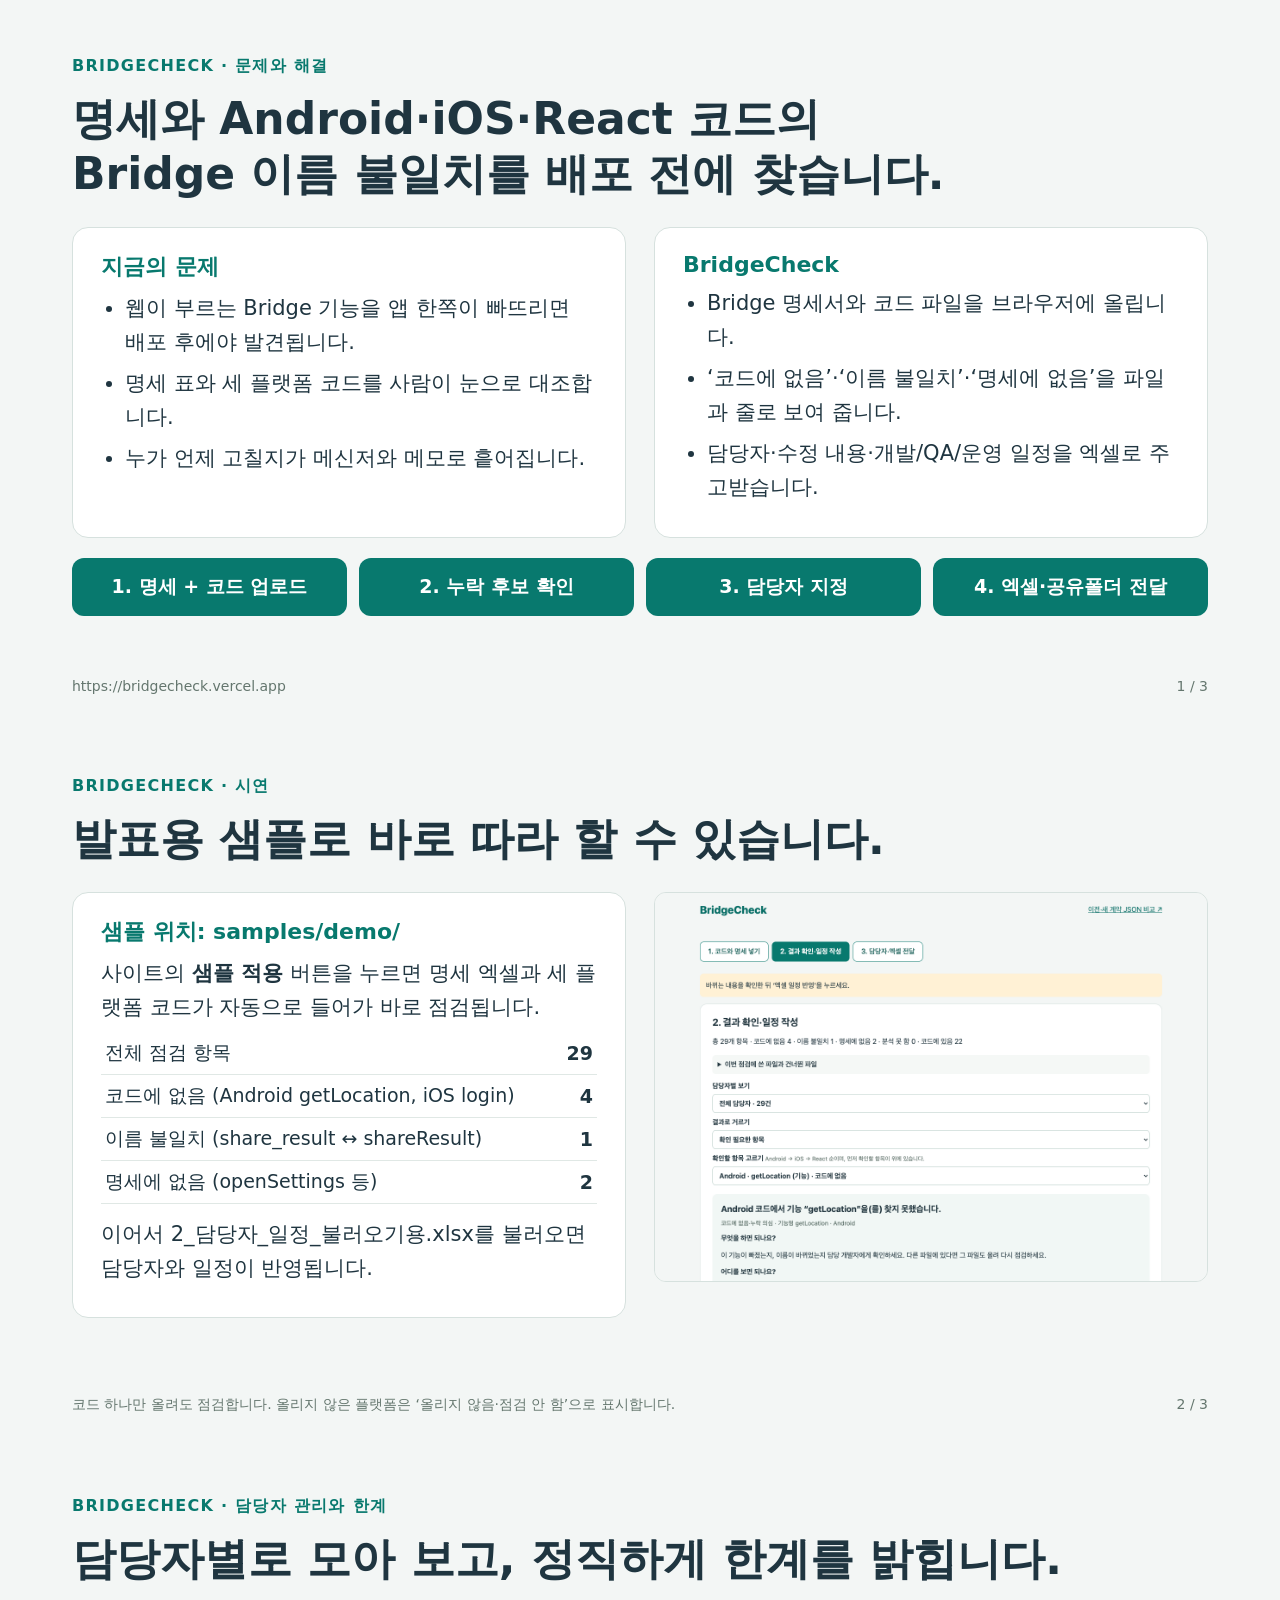
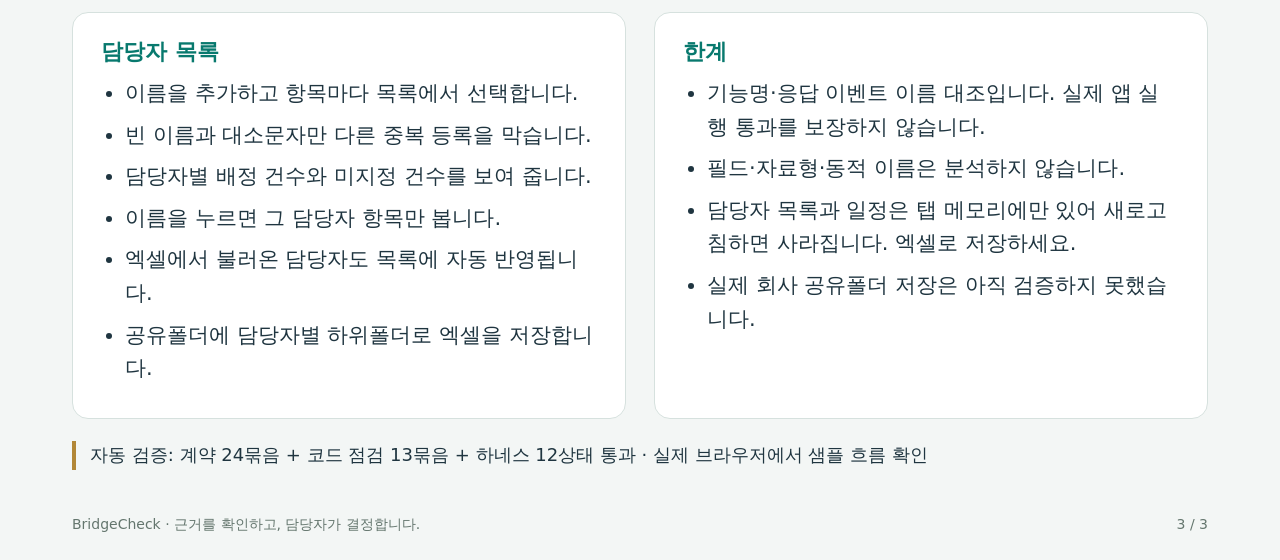
<file: output/pdf/src/presentation-3p.html>
<!doctype html><html lang="ko"><head><meta charset="utf-8"><title>BridgeCheck 발표</title><style>
@page{size:1280px 720px;margin:0}html,body{-webkit-print-color-adjust:exact;print-color-adjust:exact}*{box-sizing:border-box}body{margin:0;font-family:"Apple SD Gothic Neo",system-ui,sans-serif;color:#1f3540}
.s{width:1280px;height:720px;padding:56px 72px;background:#f3f6f5;page-break-after:always;position:relative;overflow:hidden}.s:last-child{page-break-after:auto}
.k{color:#08796e;font-weight:800;letter-spacing:.08em;font-size:16px}h1{font-size:44px;margin:14px 0 26px;line-height:1.25}h2{font-size:22px;margin:0 0 10px;color:#08796e}
p,li{font-size:21px;line-height:1.6;margin:0 0 8px}.g{display:grid;grid-template-columns:1fr 1fr;gap:28px}.c{background:white;border:1px solid #d6e1de;border-radius:16px;padding:24px 28px}
.flow{display:flex;gap:12px;margin-top:20px}.flow div{flex:1;background:#08796e;color:white;border-radius:12px;padding:16px;font-size:19px;font-weight:700;text-align:center}
.f{position:absolute;bottom:26px;left:72px;right:72px;font-size:14px;color:#64766e;display:flex;justify-content:space-between}
table{border-collapse:collapse;width:100%;font-size:19px}td{padding:8px 4px;border-bottom:1px solid #e0e8e5}td:last-child{text-align:right;font-weight:800}
img{width:100%;border-radius:12px;border:1px solid #d6e1de}.n{border-left:4px solid #b28737;padding-left:14px;font-size:18px}ul{padding-left:24px;margin:0}
</style></head><body>
<section class="s"><div class="k">BRIDGECHECK · 문제와 해결</div><h1>명세와 Android·iOS·React 코드의<br>Bridge 이름 불일치를 배포 전에 찾습니다.</h1>
<div class="g"><div class="c"><h2>지금의 문제</h2><ul><li>웹이 부르는 Bridge 기능을 앱 한쪽이 빠뜨리면 배포 후에야 발견됩니다.</li><li>명세 표와 세 플랫폼 코드를 사람이 눈으로 대조합니다.</li><li>누가 언제 고칠지가 메신저와 메모로 흩어집니다.</li></ul></div>
<div class="c"><h2>BridgeCheck</h2><ul><li>Bridge 명세서와 코드 파일을 브라우저에 올립니다.</li><li>‘코드에 없음’·‘이름 불일치’·‘명세에 없음’을 파일과 줄로 보여 줍니다.</li><li>담당자·수정 내용·개발/QA/운영 일정을 엑셀로 주고받습니다.</li></ul></div></div>
<div class="flow"><div>1. 명세 + 코드 업로드</div><div>2. 누락 후보 확인</div><div>3. 담당자 지정</div><div>4. 엑셀·공유폴더 전달</div></div>
<div class="f"><span>https://bridgecheck.vercel.app</span><span>1 / 3</span></div></section>
<section class="s"><div class="k">BRIDGECHECK · 시연</div><h1>발표용 샘플로 바로 따라 할 수 있습니다.</h1>
<div class="g"><div class="c"><h2>샘플 위치: samples/demo/</h2><p>사이트의 <b>샘플 적용</b> 버튼을 누르면 명세 엑셀과 세 플랫폼 코드가 자동으로 들어가 바로 점검됩니다.</p><table><tr><td>전체 점검 항목</td><td>29</td></tr><tr><td>코드에 없음 (Android getLocation, iOS login)</td><td>4</td></tr><tr><td>이름 불일치 (share_result ↔ shareResult)</td><td>1</td></tr><tr><td>명세에 없음 (openSettings 등)</td><td>2</td></tr></table><p style="margin-top:14px">이어서 2_담당자_일정_불러오기용.xlsx를 불러오면 담당자와 일정이 반영됩니다.</p></div>
<div><img src="owner-list-local.png" alt="2단계 결과 화면"></div></div>
<div class="f"><span>코드 하나만 올려도 점검합니다. 올리지 않은 플랫폼은 ‘올리지 않음·점검 안 함’으로 표시합니다.</span><span>2 / 3</span></div></section>
<section class="s"><div class="k">BRIDGECHECK · 담당자 관리와 한계</div><h1>담당자별로 모아 보고, 정직하게 한계를 밝힙니다.</h1>
<div class="g"><div class="c"><h2>담당자 목록</h2><ul><li>이름을 추가하고 항목마다 목록에서 선택합니다.</li><li>빈 이름과 대소문자만 다른 중복 등록을 막습니다.</li><li>담당자별 배정 건수와 미지정 건수를 보여 줍니다.</li><li>이름을 누르면 그 담당자 항목만 봅니다.</li><li>엑셀에서 불러온 담당자도 목록에 자동 반영됩니다.</li><li>공유폴더에 담당자별 하위폴더로 엑셀을 저장합니다.</li></ul></div>
<div class="c"><h2>한계</h2><ul><li>기능명·응답 이벤트 이름 대조입니다. 실제 앱 실행 통과를 보장하지 않습니다.</li><li>필드·자료형·동적 이름은 분석하지 않습니다.</li><li>담당자 목록과 일정은 탭 메모리에만 있어 새로고침하면 사라집니다. 엑셀로 저장하세요.</li><li>실제 회사 공유폴더 저장은 아직 검증하지 못했습니다.</li></ul></div></div>
<p class="n" style="margin-top:22px">자동 검증: 계약 24묶음 + 코드 점검 13묶음 + 하네스 12상태 통과 · 실제 브라우저에서 샘플 흐름 확인</p>
<div class="f"><span>BridgeCheck · 근거를 확인하고, 담당자가 결정합니다.</span><span>3 / 3</span></div></section>
</body></html>
</file>
<file: scripts/codecheck/style.css>
:root{font-family:system-ui,-apple-system,"Apple SD Gothic Neo",sans-serif;color:#21353e;background:#f3f6f5;font-size:16px}*{box-sizing:border-box}body{margin:0}header,main,footer{max-width:1120px;margin:auto;padding:24px}header{display:flex;justify-content:space-between;align-items:center;gap:20px}a{color:#086e66}.brand{font-weight:800;font-size:25px;text-decoration:none}.intro{background:#e5efec;border:none;padding:36px}h1{font-size:clamp(28px,4vw,43px);line-height:1.25;margin:15px 0}h2{font-size:23px;margin:0 0 15px}h3{font-size:19px}p{line-height:1.65}section{background:white;border:1px solid #d6e1de;border-radius:16px;padding:28px;margin-bottom:22px}.eyebrow{color:#06776e;font-weight:700}.notice{border-left:3px solid #b28737;padding-left:14px;font-size:14px;max-width:860px}button,.fileButton{display:inline-block;border:1px solid #08796e;background:#08796e;color:white;border-radius:9px;padding:12px 18px;font:inherit;font-weight:600;cursor:pointer;margin:4px 0}button.secondary,.fileButton{background:white;color:#1e635c}button:disabled{opacity:.45;cursor:not-allowed}input,select,textarea{display:block;font:inherit;width:100%;margin:8px 0;padding:11px;border:1px solid #afc7c1;border-radius:8px;background:white;color:#21353e}input[type=file]{font-size:13px;padding:10px}label{display:block;font-weight:650;margin:12px 0}small{font-weight:400;color:#63756e}.uploads,.schedule{display:grid;grid-template-columns:repeat(2,minmax(0,1fr));gap:12px 22px}.uploads label{border:1px solid #d8e5df;padding:14px;border-radius:10px}.actions{display:flex;align-items:center;gap:12px;flex-wrap:wrap}.fileButton input{margin-bottom:0}details{margin:18px 0;padding:12px;background:#f5f8f6;border-radius:8px}summary{cursor:pointer;font-weight:600}pre{white-space:pre-wrap;overflow-wrap:anywhere;font:14px/1.7 system-ui}article{padding:20px;background:#f1f7f5;border-radius:12px;margin:20px 0}article p{white-space:pre-wrap;overflow-wrap:anywhere}#message:not(:empty){padding:14px;background:#fff1d5;border-radius:9px}#preview{padding:20px;border:2px solid #cbac64;border-radius:10px;margin:20px 0}#previewRows{max-height:350px;overflow:auto}#previewRows p{border-bottom:1px solid #ddd;padding:10px}footer{font-size:13px;color:#64766e}button:focus-visible,a:focus-visible,input:focus-visible,select:focus-visible,textarea:focus-visible{outline:3px solid #d89b32;outline-offset:3px}[hidden]{display:none!important}@media(max-width:650px){header,main,footer{padding:14px}header{align-items:flex-start;font-size:13px}section,.intro{padding:20px}.uploads,.schedule{grid-template-columns:1fr}.actions{align-items:stretch;flex-direction:column}button{width:100%}}

input[type=checkbox]{display:inline-block;width:auto;margin-right:8px}#previewRows p{white-space:pre-wrap}

.owner-panel{padding:20px;border:1px solid #d6e1de;border-radius:12px;margin:18px 0;background:#fafcfb}.owner-panel h3{margin-top:0}.owner-add{display:flex;gap:12px;align-items:flex-end;flex-wrap:wrap}.owner-add label{flex:1 1 240px;margin:0}.owner-add input{margin-bottom:4px}#ownerList{list-style:none;padding:0;margin:12px 0;display:flex;flex-wrap:wrap;gap:8px}#ownerList li{display:flex;gap:4px;align-items:center}#ownerList button{margin:0;padding:8px 14px;background:white;color:#1e635c}#ownerList button[aria-pressed="true"]{background:#08796e;color:white}#ownerList button.remove{padding:8px 10px;border-color:#c9d6d2;color:#64766e}#ownerStatus:empty{display:none}
.sample-links{font-size:14px;margin:14px 0 0;color:#40564f}
.steps{display:flex;flex-wrap:wrap;gap:8px;position:sticky;top:0;z-index:5;background:#f3f6f5;padding:12px 0;margin-bottom:12px}.steps .step{background:white;color:#1e635c;margin:0}.steps .step[aria-current="step"]{background:#08796e;color:white}.step-title{scroll-margin-top:90px}.step-title:focus{outline:none}.step-actions{display:flex;justify-content:space-between;gap:12px;flex-wrap:wrap;margin-top:28px;border-top:1px solid #e0e8e5;padding-top:18px}button.link{background:none;border:none;color:#086e66;text-decoration:underline;padding:0;margin:0;font-weight:600}
.issue-head{margin:0 0 6px;font-size:20px;line-height:1.5}.issue-tag{color:#5a6e67;font-size:14px;margin:0 0 14px}
.owner-field label{margin-bottom:0}.owner-inline{display:flex;gap:8px;align-items:center}.owner-inline input{flex:1;margin:4px 0}.owner-inline button{margin:4px 0;padding:10px 16px;width:auto}#quickOwnerStatus{font-size:14px;margin:4px 0 0;color:#40564f}#quickOwnerStatus:empty{display:none}
</file>
